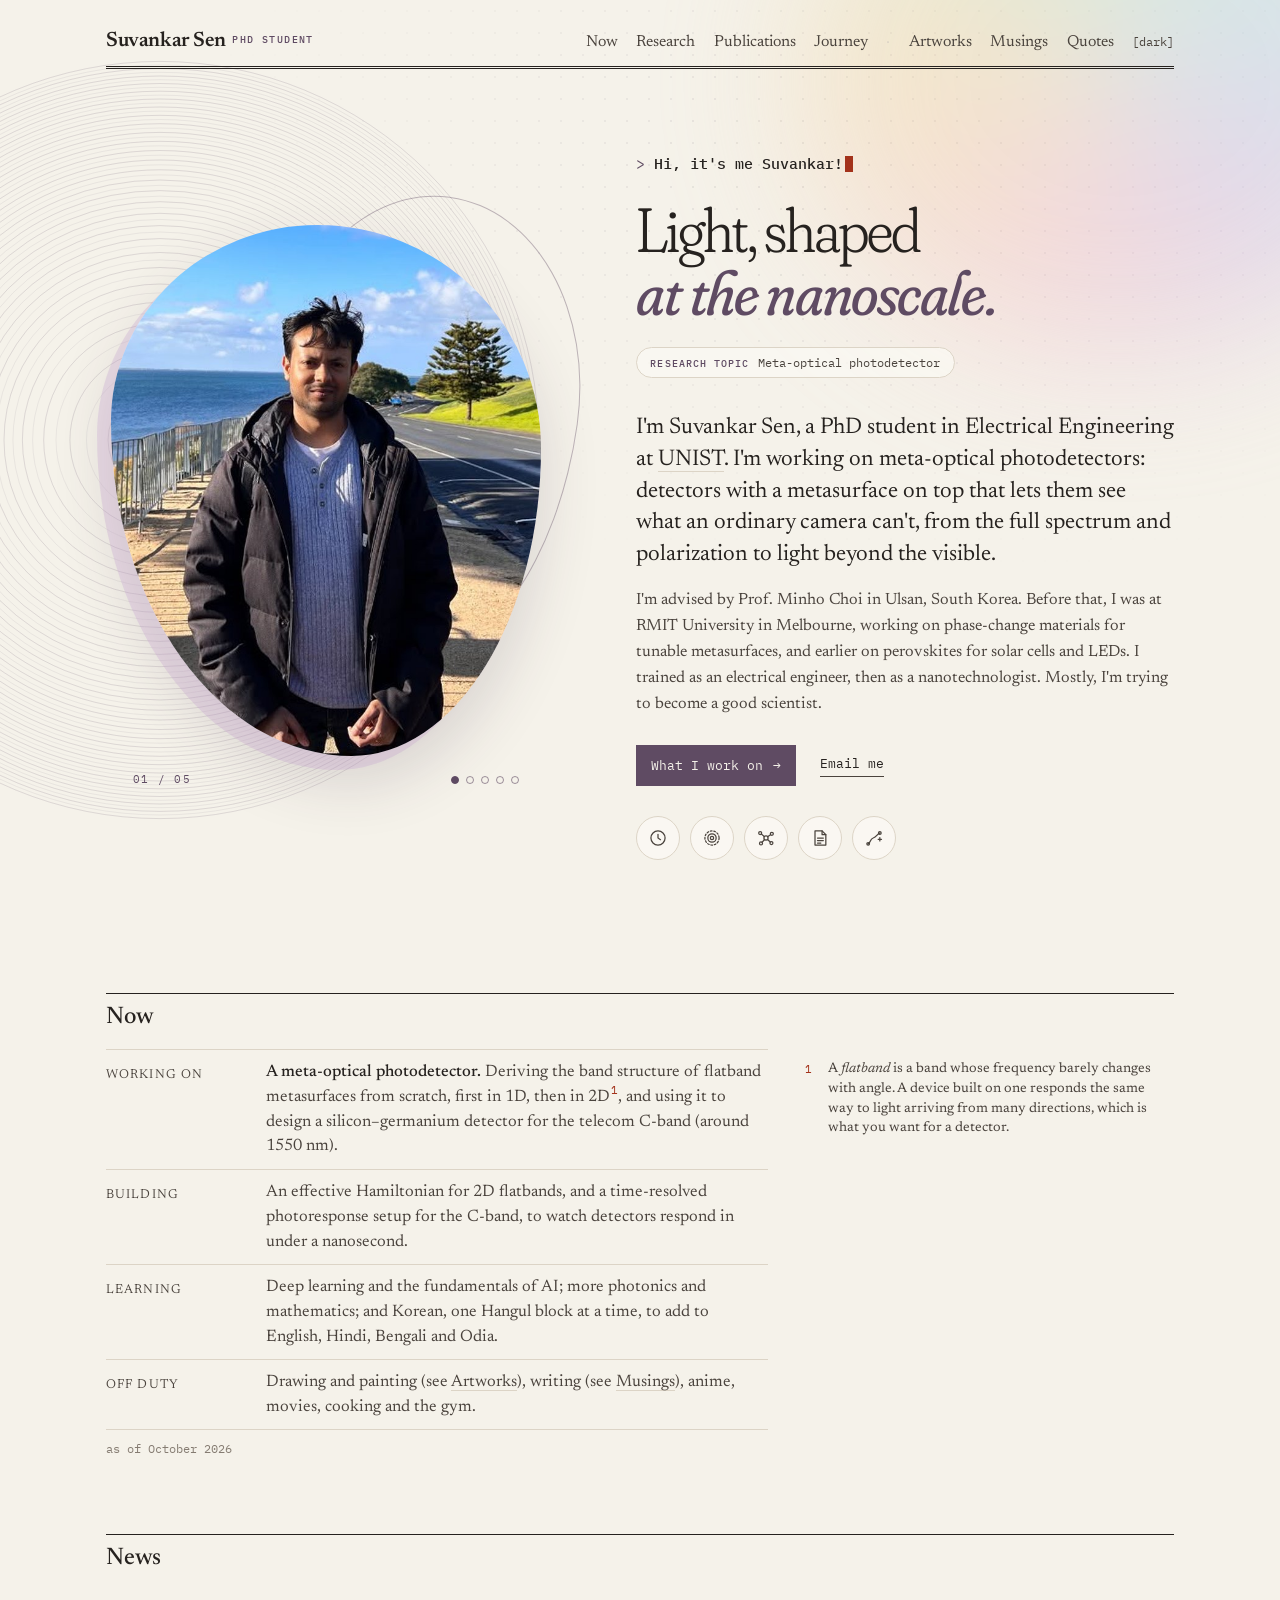
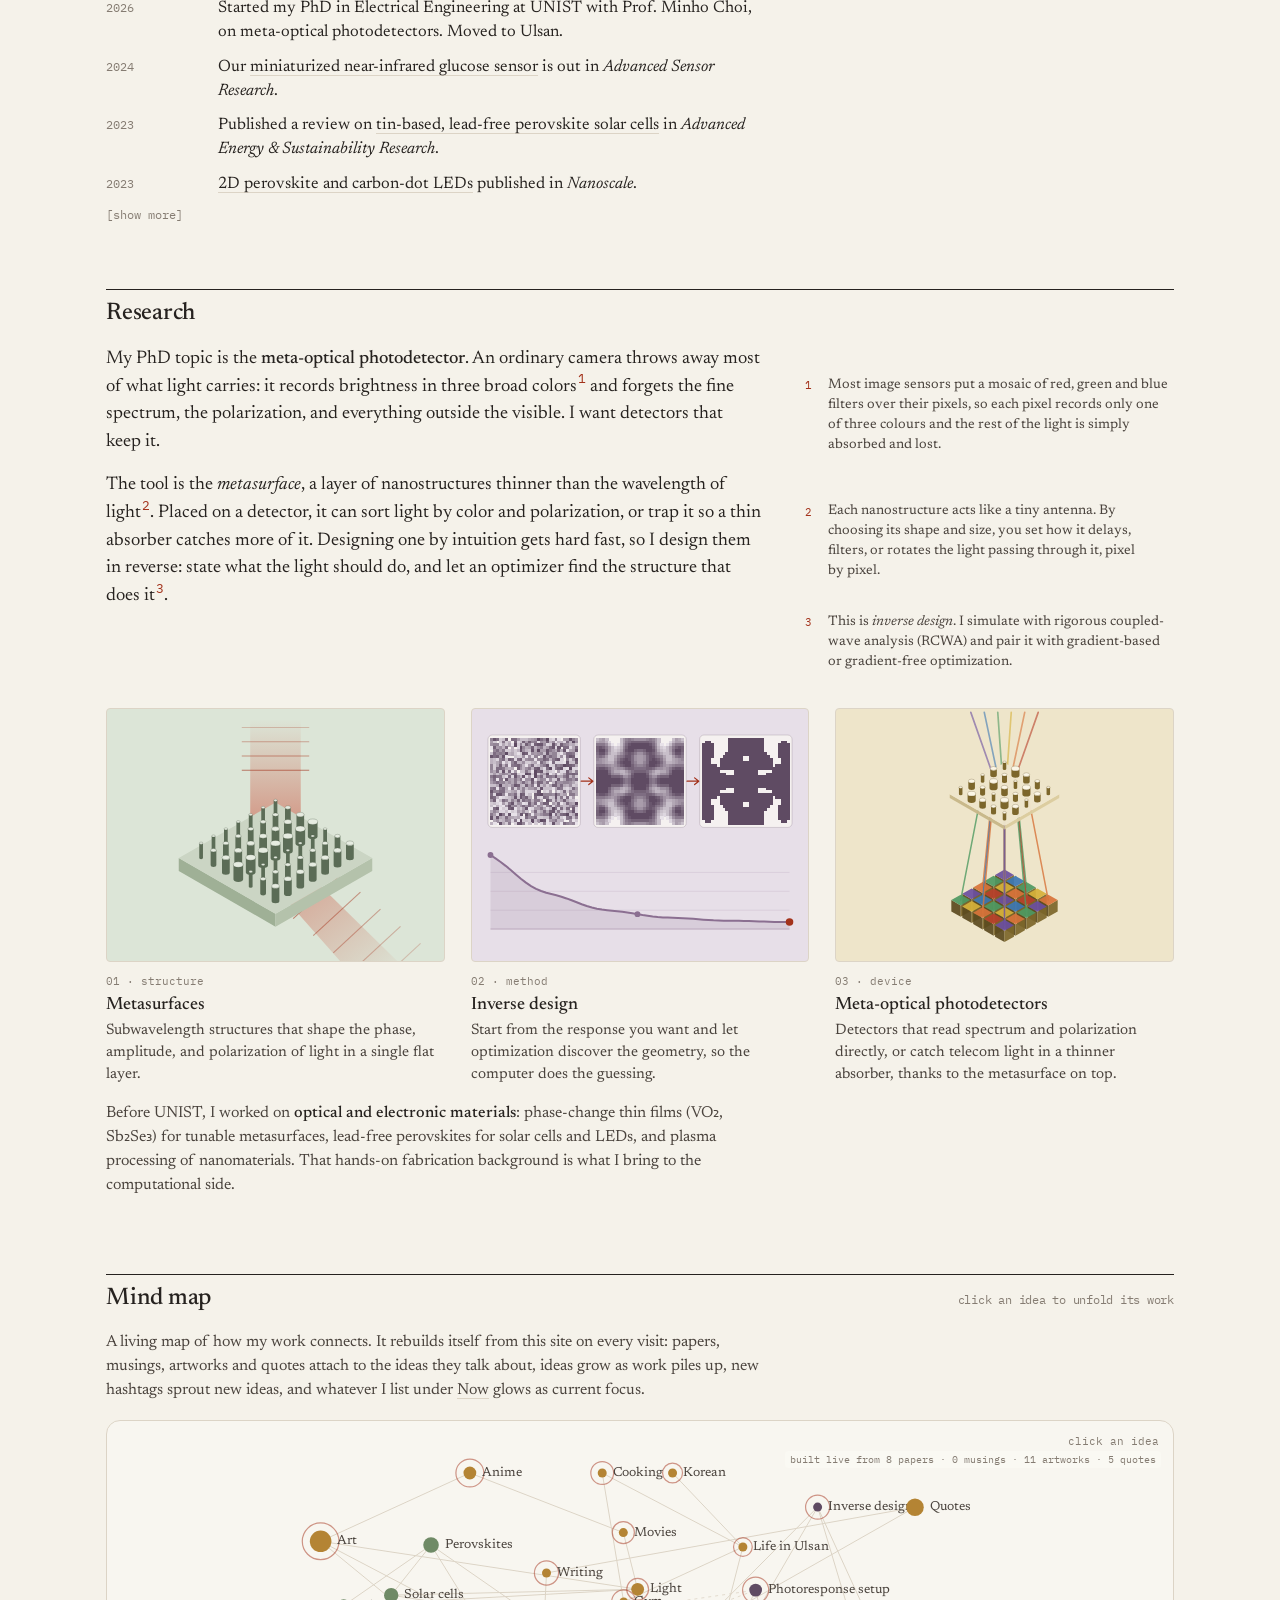
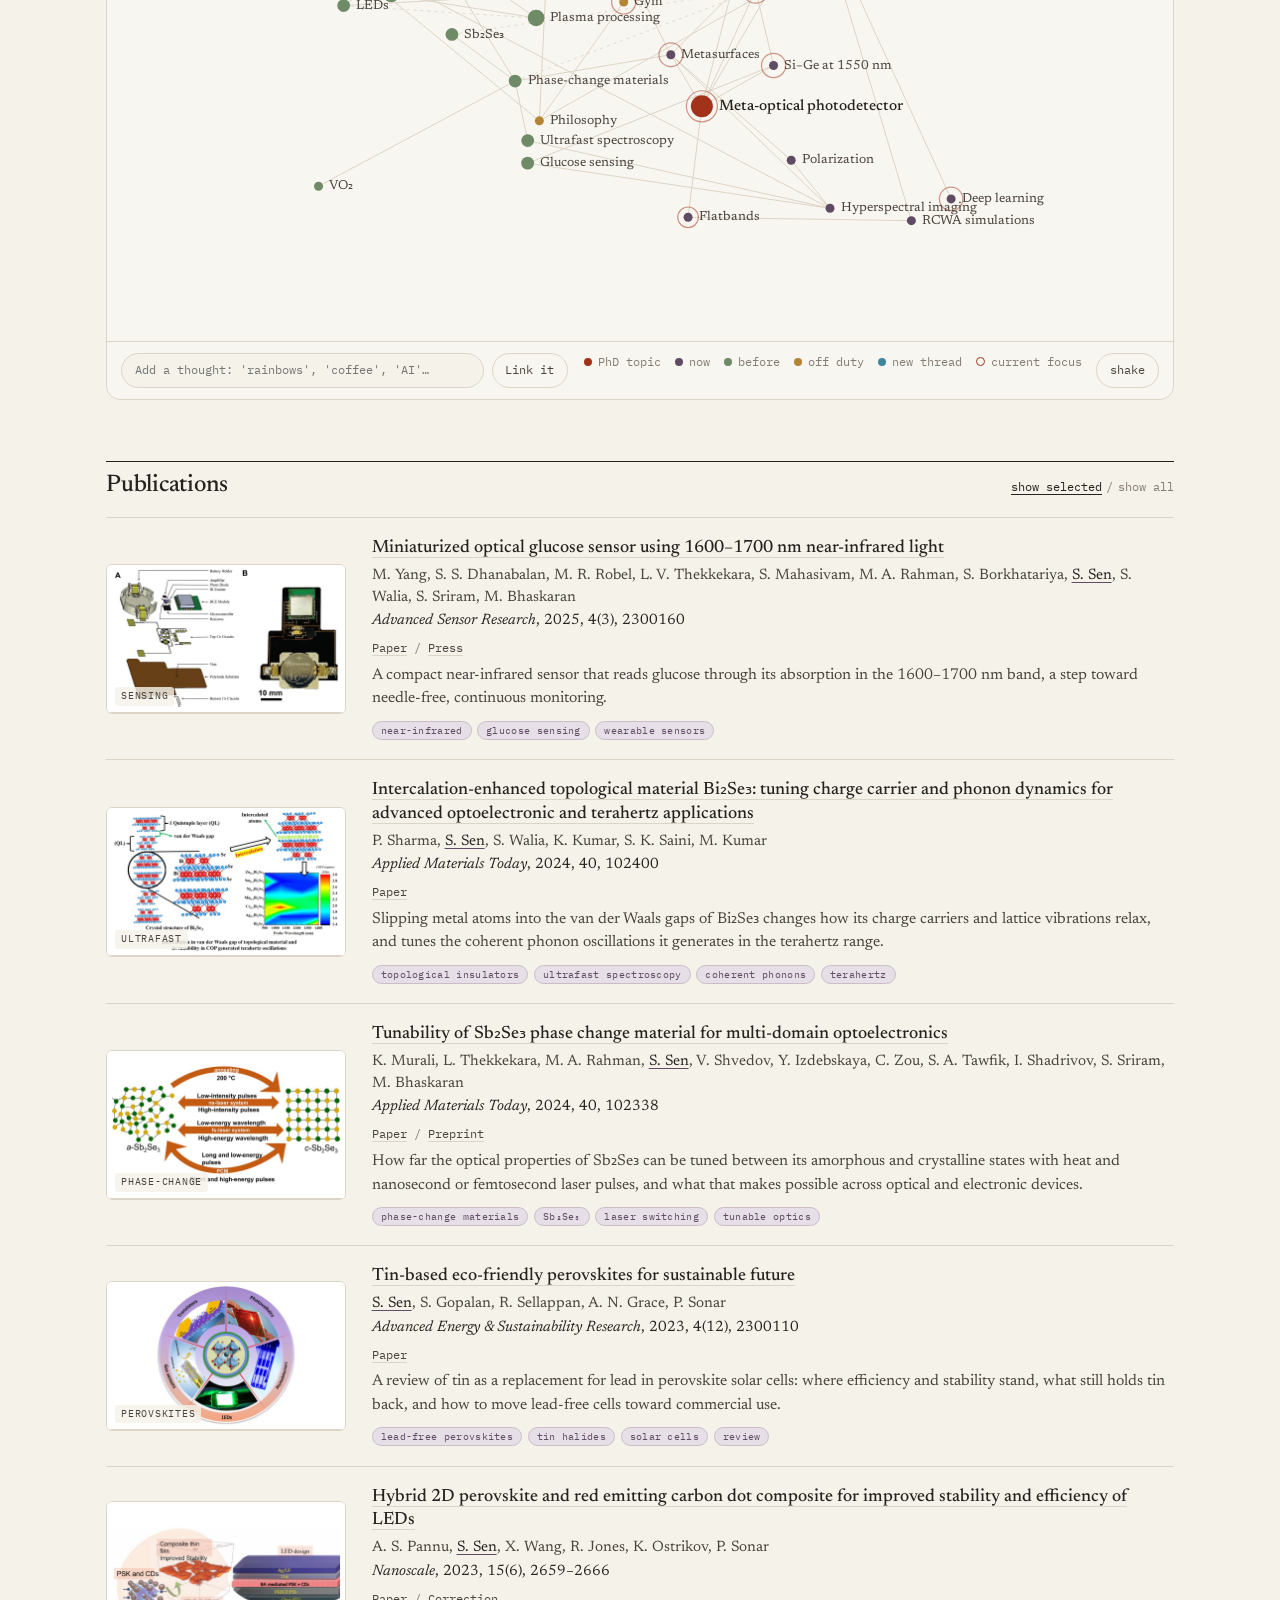
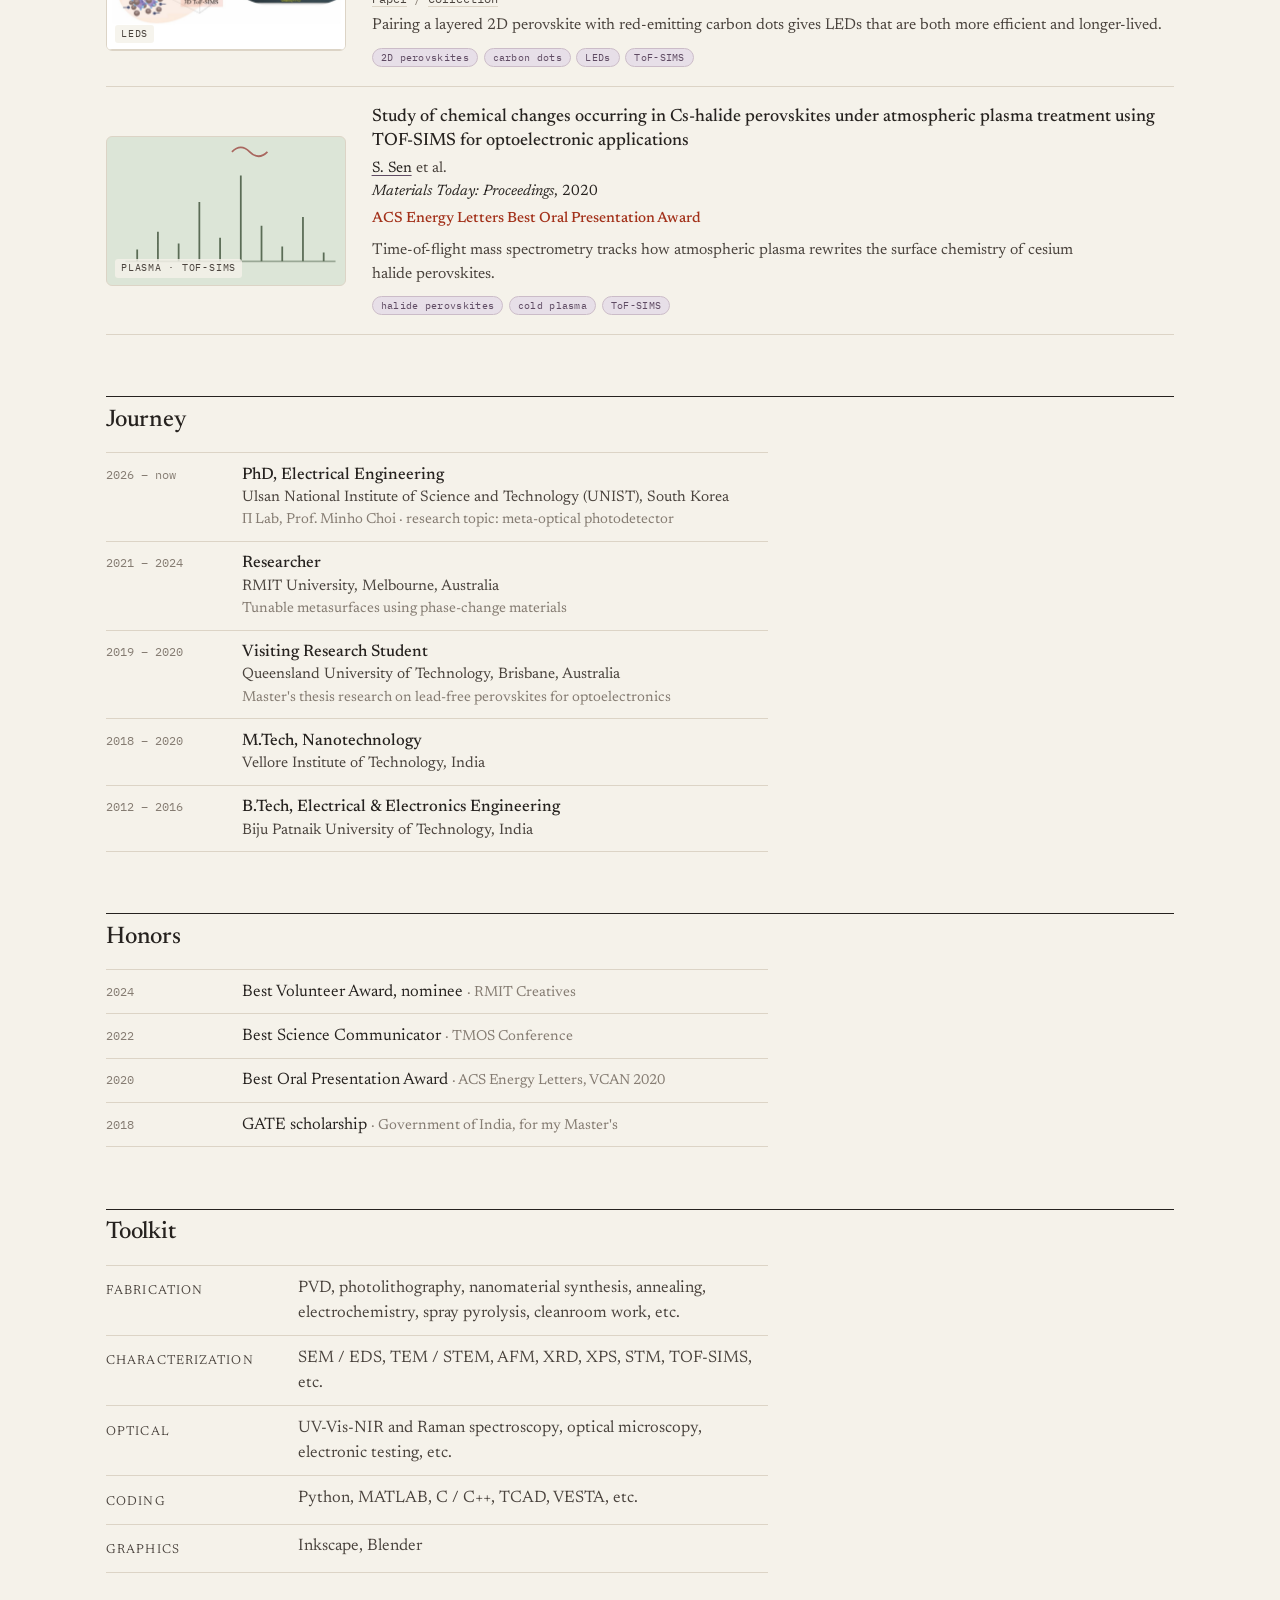
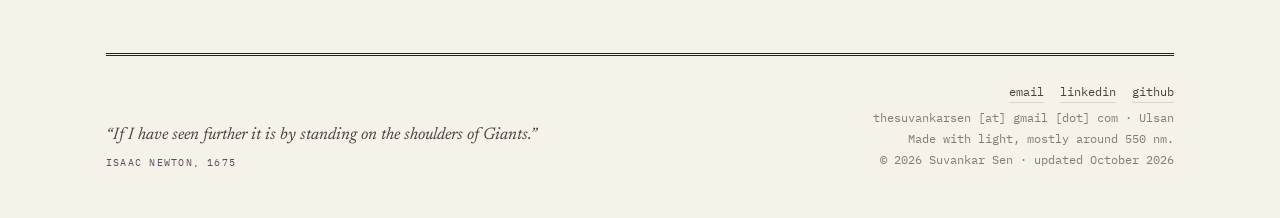
<file: index.html>
<!DOCTYPE html>
<html lang="en">
<head>
<meta charset="UTF-8">
<meta name="viewport" content="width=device-width, initial-scale=1.0">
<title>Suvankar Sen</title>
<meta name="author" content="Suvankar Sen">
<meta name="description" content="Suvankar Sen, PhD student in Electrical Engineering at UNIST. Research topic: meta-optical photodetectors, designed with metasurfaces and inverse design.">
<meta property="og:title" content="Suvankar Sen">
<meta property="og:description" content="PhD student at UNIST. Research topic: meta-optical photodetectors.">
<meta property="og:type" content="website">
<link rel="icon" href="data:image/svg+xml,%3Csvg xmlns='http://www.w3.org/2000/svg' viewBox='0 0 32 32'%3E%3Cellipse cx='16' cy='16' rx='13' ry='15' fill='%235f4b63'/%3E%3Ctext x='16' y='21.5' text-anchor='middle' font-family='Georgia,serif' font-size='16' fill='%23fbf9f4'%3ES%3C/text%3E%3C/svg%3E">
<link rel="preconnect" href="https://fonts.googleapis.com">
<link rel="preconnect" href="https://fonts.gstatic.com" crossorigin>
<link href="https://fonts.googleapis.com/css2?family=Newsreader:ital,opsz,wght@0,6..72,300;0,6..72,400;0,6..72,500;0,6..72,600;1,6..72,400;1,6..72,500&family=IBM+Plex+Mono:ital,wght@0,400;0,500;1,400&family=Fraunces:ital,opsz,wght,SOFT,WONK@0,9..144,300,0..100,0..1;1,9..144,400,0..100,0..1&display=swap" rel="stylesheet">
<link rel="stylesheet" href="style.css">
</head>
<body>
<div class="bgwrap" aria-hidden="true"><span class="bg glow"></span><span class="bg zone"></span></div>
<div class="page">

  <header class="running">
    <a class="brand" href="index.html">Suvankar Sen<span>PhD student</span></a>
    <nav aria-label="Site">
      <a href="#now">Now</a>
      <a href="#research">Research</a>
      <a href="#publications">Publications</a>
      <a href="#journey">Journey</a>
      <span class="sep" aria-hidden="true">·</span>
      <a href="artworks.html">Artworks</a>
      <a href="musings.html">Musings</a>
      <a href="quotes.html">Quotes</a>
      <button id="theme" type="button" aria-label="Toggle dark mode">[dark]</button>
    </nav>
  </header>

  <main>
  <!-- ===== Hero ===== -->
  <section class="hero" aria-label="Introduction" style="padding-top:0">
    <figure class="portrait">
      <span class="backdrop" aria-hidden="true"></span>
      <!-- Each photo carries the phrase(s) typed while it is on screen (data-say).
           Separate several phrases with |. Photos live in images/; each is cropped to
           the frame's shape (width ÷ height = 0.81). -->
      <div class="frame" id="frame">
        <img class="on" src="images/slide-1.jpg" alt="Suvankar on the bay in Melbourne" data-say="Hi, it's me Suvankar!">
        <img src="Profile-Pic.png" alt="Suvankar at night in the city" data-say="PhD student at UNIST">
        <img src="images/slide-2.jpg" alt="Suvankar at Docklands, Melbourne, at golden hour" data-say="A nanotechnologist">
        <img src="images/slide-3.jpg" alt="Suvankar by the Yarra River at night" data-say="By the Yarra">
        <img src="images/slide-4.jpg" alt="Suvankar in white overalls, being a silly artist" data-say="An artist on the side">
      </div>
      <figcaption><span class="count" id="count">01 / 05</span><span class="dots" id="dots" role="tablist" aria-label="Choose photo"></span></figcaption>
    </figure>

    <div class="copy">
      <p class="hello"><span class="prompt">&gt;</span> <span id="typed">Hi, it's me Suvankar!</span><span class="caret" aria-hidden="true"></span></p>
      <h1>Light, shaped <em>at the nanoscale.</em></h1>
      <p class="topic"><b>Research topic</b> Meta-optical photodetector</p>
      <p class="lead">I'm Suvankar Sen, a PhD student in Electrical Engineering at <a href="https://www.unist.ac.kr" target="_blank" rel="noopener">UNIST</a>. I'm working on meta-optical photodetectors: detectors with a metasurface on top that lets them see what an ordinary camera can't, from the full spectrum and polarization to light beyond the visible.</p>
      <p class="bio">I'm advised by Prof. Minho Choi in Ulsan, South Korea. Before that, I was at RMIT University in Melbourne, working on phase-change materials for tunable metasurfaces, and earlier on perovskites for solar cells and LEDs. I trained as an electrical engineer, then as a nanotechnologist. Mostly, I'm trying to become a good scientist.</p>
      <div class="actions">
        <a class="btn" href="#research">What I work on <span aria-hidden="true">→</span></a>
        <a class="ul" href="mailto:thesuvankarsen@gmail.com">Email me</a>
      </div>

      <!-- Icon links: the label slides out on hover (always shown on touch screens) -->
      <nav class="dock" aria-label="Sections">
        <a href="#now" aria-label="Now"><svg viewBox="0 0 24 24" fill="none" stroke="currentColor" stroke-width="1.5" stroke-linecap="round" aria-hidden="true"><circle cx="12" cy="12" r="8.5"/><path d="M12 7.5V12l3 2"/></svg><span>Now</span></a>
        <a href="#research" aria-label="Research"><svg viewBox="0 0 24 24" fill="none" stroke="currentColor" stroke-width="1.5" stroke-linecap="round" aria-hidden="true"><circle cx="12" cy="12" r="2"/><circle cx="12" cy="12" r="5"/><circle cx="12" cy="12" r="8.5" stroke-dasharray="2 2.2"/></svg><span>Research</span></a>
        <a href="#mindmap" aria-label="Mind map"><svg viewBox="0 0 24 24" fill="none" stroke="currentColor" stroke-width="1.5" stroke-linecap="round" aria-hidden="true"><circle cx="12" cy="12" r="2.5"/><circle cx="5" cy="6" r="1.8"/><circle cx="19" cy="7" r="1.8"/><circle cx="6" cy="18.5" r="1.8"/><circle cx="18.5" cy="18" r="1.8"/><path d="M10.2 10.4 6.4 7.2M13.9 10.6l3.5-2.6M10.3 13.8l-3 3.3M13.8 13.9l3.3 2.8"/></svg><span>Mind map</span></a>
        <a href="#publications" aria-label="Publications"><svg viewBox="0 0 24 24" fill="none" stroke="currentColor" stroke-width="1.5" stroke-linecap="round" stroke-linejoin="round" aria-hidden="true"><path d="M6 3.5h8.5L19 8v12.5H6z"/><path d="M14.5 3.5V8H19M9 12h7M9 15h7M9 18h4"/></svg><span>Publications</span></a>
        <a href="#journey" aria-label="Journey"><svg viewBox="0 0 24 24" fill="none" stroke="currentColor" stroke-width="1.5" stroke-linecap="round" stroke-linejoin="round" aria-hidden="true"><path d="M5 19c3-1 2-6 6-7s5-5 8-6"/><circle cx="5" cy="19" r="1.6"/><circle cx="19" cy="6" r="1.6"/><path d="M19 11.5v4M17 13.5h4"/></svg><span>Journey</span></a>
      </nav>
    </div>
  </section>

  <!-- ===== Now ===== -->
  <section id="now" class="reveal">
    <h2>Now</h2>
    <div class="col">
      <dl class="now">
        <div><dt>Working on</dt><dd><b>A meta-optical photodetector.</b> Deriving the band structure of flatband metasurfaces from scratch, first in 1D, then in 2D<label for="sn-flat" class="sn-toggle"></label><input type="checkbox" id="sn-flat" class="sn-check"><span class="sidenote">A <em>flatband</em> is a band whose frequency barely changes with angle. A device built on one responds the same way to light arriving from many directions, which is what you want for a detector.</span>, and using it to design a silicon–germanium detector for the telecom C-band (around 1550&nbsp;nm).</dd></div>
        <div><dt>Building</dt><dd>An effective Hamiltonian for 2D flatbands, and a time-resolved photoresponse setup for the C-band, to watch detectors respond in under a nanosecond.</dd></div>
        <div><dt>Learning</dt><dd>Deep learning and the fundamentals of AI; more photonics and mathematics; and Korean, one Hangul block at a time, to add to English, Hindi, Bengali and Odia.</dd></div>
        <div><dt>Off duty</dt><dd>Drawing and painting (see <a href="artworks.html">Artworks</a>), writing (see <a href="musings.html">Musings</a>), anime, movies, cooking and the gym.</dd></div>
      </dl>
      <p class="asof">as of October 2026</p>
    </div>
  </section>

  <!-- ===== News ===== -->
  <section id="news" class="reveal">
    <h2>News</h2>
    <div class="col">
      <ul class="news" id="newsList">
        <li><span class="d">2026</span><span>Started my PhD in Electrical Engineering at UNIST with Prof. Minho Choi, on meta-optical photodetectors. Moved to Ulsan.</span></li>
        <li><span class="d">2024</span><span>Our <a href="#p-glucose">miniaturized near-infrared glucose sensor</a> is out in <em>Advanced Sensor Research</em>.</span></li>
        <li><span class="d">2023</span><span>Published a review on <a href="#p-tin">tin-based, lead-free perovskite solar cells</a> in <em>Advanced Energy &amp; Sustainability Research</em>.</span></li>
        <li><span class="d">2023</span><span><a href="#p-led">2D perovskite and carbon-dot LEDs</a> published in <em>Nanoscale</em>.</span></li>
        <li class="hidden"><span class="d">2022</span><span>Named Best Science Communicator at the TMOS Conference.</span></li>
        <li class="hidden"><span class="d">2020</span><span>Won the ACS Energy Letters Best Oral Presentation Award at VCAN 2020.</span></li>
      </ul>
      <button class="show-more" id="newsMore" type="button">[show more]</button>
    </div>
  </section>

  <!-- ===== Research ===== -->
  <section id="research" class="reveal">
    <h2>Research</h2>
    <div class="col">
      <p>My PhD topic is the <b style="font-weight:500">meta-optical photodetector</b>. An ordinary camera throws away most of what light carries: it records brightness in three broad colors<label for="sn-rgb" class="sn-toggle"></label><input type="checkbox" id="sn-rgb" class="sn-check"><span class="sidenote">Most image sensors put a mosaic of red, green and blue filters over their pixels, so each pixel records only one of three colours and the rest of the light is simply absorbed and lost.</span> and forgets the fine spectrum, the polarization, and everything outside the visible. I want detectors that keep it.</p>
      <p>The tool is the <em>metasurface</em>, a layer of nanostructures thinner than the wavelength of light<label for="sn-meta" class="sn-toggle"></label><input type="checkbox" id="sn-meta" class="sn-check"><span class="sidenote">Each nanostructure acts like a tiny antenna. By choosing its shape and size, you set how it delays, filters, or rotates the light passing through it, pixel by pixel.</span>. Placed on a detector, it can sort light by color and polarization, or trap it so a thin absorber catches more of it. Designing one by intuition gets hard fast, so I design them in reverse: state what the light should do, and let an optimizer find the structure that does it<label for="sn-inv" class="sn-toggle"></label><input type="checkbox" id="sn-inv" class="sn-check"><span class="sidenote">This is <em>inverse design</em>. I simulate with rigorous coupled-wave analysis (RCWA) and pair it with gradient-based or gradient-free optimization.</span>.</p>
    </div>
    <div class="grid">
      <div>
        <div class="thumb" style="background:var(--t-sage)">
          <img src="images/research/metasurface.svg" alt="A field of nanopillars of varying size bending a beam of light" width="400" height="300" loading="lazy">
        </div>
        <div class="cap"><span class="m">01 · structure</span><div class="t">Metasurfaces</div><span class="s">Subwavelength structures that shape the phase, amplitude, and polarization of light in a single flat layer.</span></div>
      </div>
      <div>
        <div class="thumb" style="background:var(--t-plum)">
          <img src="images/research/inverse-design.svg" alt="A random pattern optimized into a freeform structure as the error falls" width="400" height="300" loading="lazy">
        </div>
        <div class="cap"><span class="m">02 · method</span><div class="t">Inverse design</div><span class="s">Start from the response you want and let optimization discover the geometry, so the computer does the guessing.</span></div>
      </div>
      <div>
        <div class="thumb" style="background:var(--t-sand)">
          <img src="images/research/detector.svg" alt="A metasurface sorting incoming light by colour onto a pixel array below" width="400" height="300" loading="lazy">
        </div>
        <div class="cap"><span class="m">03 · device</span><div class="t">Meta-optical photodetectors</div><span class="s">Detectors that read spectrum and polarization directly, or catch telecom light in a thinner absorber, thanks to the metasurface on top.</span></div>
      </div>
    </div>
    <p class="col muted" style="font-size:1rem; margin-top:1rem">Before UNIST, I worked on <b style="font-weight:500;color:var(--ink)">optical and electronic materials</b>: phase-change thin films (VO₂, Sb₂Se₃) for tunable metasurfaces, lead-free perovskites for solar cells and LEDs, and plasma processing of nanomaterials. That hands-on fabrication background is what I bring to the computational side.</p>
  </section>

  <!-- ===== Mind map ===== -->
  <section id="mindmap" class="reveal">
    <h2>Mind map <span class="more">click an idea to unfold its work</span></h2>
    <p class="col muted mm-intro">A living map of how my work connects. It rebuilds itself from this site on every visit: papers, musings, artworks and quotes attach to the ideas they talk about, ideas grow as work piles up, new hashtags sprout new ideas, and whatever I list under <a href="#now">Now</a> glows as current focus.</p>
    <div class="mm">
      <canvas id="mm" aria-label="Interactive map of how my research and interests connect. Drag nodes, click one for a note, or add your own word below."></canvas>
      <div class="card-note" id="mmCard" role="status" aria-live="polite"></div>
      <span class="mm-hint" id="mmHint">click an idea</span>
      <span class="mm-status" id="mmStatus"></span>
      <div class="mm-bar">
        <form id="mmForm">
          <input id="mmInput" type="text" maxlength="28" placeholder="Add a thought: 'rainbows', 'coffee', 'AI'…" aria-label="Add a word to the map" autocomplete="off">
          <button type="submit">Link it</button>
        </form>
        <div class="mm-legend">
          <span><i style="background:var(--rub)"></i>PhD topic</span>
          <span><i style="background:var(--plum)"></i>now</span>
          <span><i style="background:#6f8a66"></i>before</span>
          <span><i style="background:#b48434"></i>off duty</span>
          <span><i style="background:#3f86a0"></i>new thread</span>
          <span><i class="ring"></i>current focus</span>
          <button type="button" id="mmShake">shake</button>
        </div>
      </div>
    </div>
  </section>

  <!-- ===== Publications ===== -->
  <section id="publications" class="reveal">
    <h2>Publications <span class="more toggle" role="group" aria-label="Filter publications"><button type="button" data-f="sel" aria-pressed="true">show selected</button> / <button type="button" data-f="all" aria-pressed="false">show all</button></span></h2>
    <!-- Newest first. Each figure is cropped to 16:10 (960 × 600) and lives in images/pubs/.
         To add a video later, replace the <img> with
         <video src="media/my-clip.mp4" muted loop playsinline preload="none"></video>
         It plays on hover (desktop) or when scrolled into view (phone). -->
    <ol class="pubs" id="pubs">

      <li class="pub" id="p-glucose" data-sel="1">
        <div class="media">
          <a href="https://doi.org/10.1002/adsr.202300160" target="_blank" rel="noopener" tabindex="-1"><img src="images/pubs/glucose.jpg" alt="Exploded view and photo of the miniaturized near-infrared glucose sensor" width="960" height="600" loading="lazy"></a>
          <span class="tag">sensing</span>
        </div>
        <div>
          <div class="t"><a href="https://doi.org/10.1002/adsr.202300160" target="_blank" rel="noopener">Miniaturized optical glucose sensor using 1600–1700 nm near-infrared light</a></div>
          <div class="au">M. Yang, S. S. Dhanabalan, M. R. Robel, L. V. Thekkekara, S. Mahasivam, M. A. Rahman, S. Borkhatariya, <u>S. Sen</u>, S. Walia, S. Sriram, M. Bhaskaran</div>
          <div class="v"><em>Advanced Sensor Research</em>, 2025, 4(3), 2300160</div>
          <div class="lk"><a href="https://doi.org/10.1002/adsr.202300160" target="_blank" rel="noopener">Paper</a> / <a href="https://tmos.org.au/research/continuous-non-invasive-glucose-sensing-on-the-horizon-with-the-development-of-a-new-optical-sensor/" target="_blank" rel="noopener">Press</a></div>
          <p class="desc">A compact near-infrared sensor that reads glucose through its absorption in the 1600–1700&nbsp;nm band, a step toward needle-free, continuous monitoring.</p>
          <ul class="kw" aria-label="Keywords"><li>near-infrared</li><li>glucose sensing</li><li>wearable sensors</li></ul>
        </div>
      </li>

      <li class="pub" id="p-bise" data-sel="1">
        <div class="media">
          <a href="https://doi.org/10.1016/j.apmt.2024.102400" target="_blank" rel="noopener" tabindex="-1"><img src="images/pubs/bise.jpg" alt="Intercalation of atoms into the van der Waals gap of Bi₂Se₃ and the resulting coherent phonon frequencies" width="960" height="600" loading="lazy"></a>
          <span class="tag">ultrafast</span>
        </div>
        <div>
          <div class="t"><a href="https://doi.org/10.1016/j.apmt.2024.102400" target="_blank" rel="noopener">Intercalation-enhanced topological material Bi₂Se₃: tuning charge carrier and phonon dynamics for advanced optoelectronic and terahertz applications</a></div>
          <div class="au">P. Sharma, <u>S. Sen</u>, S. Walia, K. Kumar, S. K. Saini, M. Kumar</div>
          <div class="v"><em>Applied Materials Today</em>, 2024, 40, 102400</div>
          <div class="lk"><a href="https://doi.org/10.1016/j.apmt.2024.102400" target="_blank" rel="noopener">Paper</a></div>
          <p class="desc">Slipping metal atoms into the van der Waals gaps of Bi₂Se₃ changes how its charge carriers and lattice vibrations relax, and tunes the coherent phonon oscillations it generates in the terahertz range.</p>
          <ul class="kw" aria-label="Keywords"><li>topological insulators</li><li>ultrafast spectroscopy</li><li>coherent phonons</li><li>terahertz</li></ul>
        </div>
      </li>

      <li class="pub" id="p-sbse" data-sel="1">
        <div class="media">
          <a href="https://doi.org/10.1016/j.apmt.2024.102338" target="_blank" rel="noopener" tabindex="-1"><img src="images/pubs/sbse.jpg" alt="Switching Sb₂Se₃ between amorphous and crystalline states with heat and laser pulses" width="960" height="600" loading="lazy"></a>
          <span class="tag">phase-change</span>
        </div>
        <div>
          <div class="t"><a href="https://doi.org/10.1016/j.apmt.2024.102338" target="_blank" rel="noopener">Tunability of Sb₂Se₃ phase change material for multi-domain optoelectronics</a></div>
          <div class="au">K. Murali, L. Thekkekara, M. A. Rahman, <u>S. Sen</u>, V. Shvedov, Y. Izdebskaya, C. Zou, S. A. Tawfik, I. Shadrivov, S. Sriram, M. Bhaskaran</div>
          <div class="v"><em>Applied Materials Today</em>, 2024, 40, 102338</div>
          <div class="lk"><a href="https://doi.org/10.1016/j.apmt.2024.102338" target="_blank" rel="noopener">Paper</a> / <a href="https://doi.org/10.2139/ssrn.4808077" target="_blank" rel="noopener">Preprint</a></div>
          <p class="desc">How far the optical properties of Sb₂Se₃ can be tuned between its amorphous and crystalline states with heat and nanosecond or femtosecond laser pulses, and what that makes possible across optical and electronic devices.</p>
          <ul class="kw" aria-label="Keywords"><li>phase-change materials</li><li>Sb₂Se₃</li><li>laser switching</li><li>tunable optics</li></ul>
        </div>
      </li>

      <li class="pub" id="p-tin" data-sel="1">
        <div class="media">
          <a href="https://doi.org/10.1002/aesr.202300110" target="_blank" rel="noopener" tabindex="-1"><img src="images/pubs/tin.jpg" alt="Applications of tin perovskites: photovoltaics, photodetectors, LEDs, gas sensors and transistors" width="960" height="600" loading="lazy"></a>
          <span class="tag">perovskites</span>
        </div>
        <div>
          <div class="t"><a href="https://doi.org/10.1002/aesr.202300110" target="_blank" rel="noopener">Tin-based eco-friendly perovskites for sustainable future</a></div>
          <div class="au"><u>S. Sen</u>, S. Gopalan, R. Sellappan, A. N. Grace, P. Sonar</div>
          <div class="v"><em>Advanced Energy &amp; Sustainability Research</em>, 2023, 4(12), 2300110</div>
          <div class="lk"><a href="https://doi.org/10.1002/aesr.202300110" target="_blank" rel="noopener">Paper</a></div>
          <p class="desc">A review of tin as a replacement for lead in perovskite solar cells: where efficiency and stability stand, what still holds tin back, and how to move lead-free cells toward commercial use.</p>
          <ul class="kw" aria-label="Keywords"><li>lead-free perovskites</li><li>tin halides</li><li>solar cells</li><li>review</li></ul>
        </div>
      </li>

      <li class="pub" id="p-led" data-sel="1">
        <div class="media">
          <a href="https://doi.org/10.1039/d2nr06942c" target="_blank" rel="noopener" tabindex="-1"><img src="images/pubs/led.jpg" alt="Perovskite and carbon dot composite film, its ToF-SIMS map, and the LED stack" width="960" height="600" loading="lazy"></a>
          <span class="tag">LEDs</span>
        </div>
        <div>
          <div class="t"><a href="https://doi.org/10.1039/d2nr06942c" target="_blank" rel="noopener">Hybrid 2D perovskite and red emitting carbon dot composite for improved stability and efficiency of LEDs</a></div>
          <div class="au">A. S. Pannu, <u>S. Sen</u>, X. Wang, R. Jones, K. Ostrikov, P. Sonar</div>
          <div class="v"><em>Nanoscale</em>, 2023, 15(6), 2659–2666</div>
          <div class="lk"><a href="https://doi.org/10.1039/d2nr06942c" target="_blank" rel="noopener">Paper</a> / <a href="https://doi.org/10.1039/d4nr90152e" target="_blank" rel="noopener">Correction</a></div>
          <p class="desc">Pairing a layered 2D perovskite with red-emitting carbon dots gives LEDs that are both more efficient and longer-lived.</p>
          <ul class="kw" aria-label="Keywords"><li>2D perovskites</li><li>carbon dots</li><li>LEDs</li><li>ToF-SIMS</li></ul>
        </div>
      </li>

      <li class="pub" id="p-cqd" data-sel="0">
        <div class="media">
          <a href="https://doi.org/10.1002/admt.202100586" target="_blank" rel="noopener" tabindex="-1"><img src="images/pubs/cqd.jpg" alt="Air plasma turns a precursor into carbon dots that glow blue at low concentration and green at high concentration" width="960" height="600" loading="lazy"></a>
          <span class="tag">quantum dots</span>
        </div>
        <div>
          <div class="t"><a href="https://doi.org/10.1002/admt.202100586" target="_blank" rel="noopener">Monochromatic blue and switchable blue-green carbon quantum dots by room-temperature air plasma processing</a></div>
          <div class="au">J. Weerasinghe, J. Scott, A. D. K. Deshan, D. Chen, A. Singh, <u>S. Sen</u>, P. Sonar, K. Vasilev, Q. Li, K. Ostrikov</div>
          <div class="v"><em>Advanced Materials Technologies</em>, 2022, 7(4), 2100586</div>
          <div class="lk"><a href="https://doi.org/10.1002/admt.202100586" target="_blank" rel="noopener">Paper</a></div>
          <p class="desc">Carbon quantum dots made with nothing but air plasma at room temperature, with emission that can be held blue or switched to green.</p>
          <ul class="kw" aria-label="Keywords"><li>carbon quantum dots</li><li>cold plasma</li><li>photoluminescence</li></ul>
        </div>
      </li>

      <li class="pub" id="p-dssc" data-sel="0">
        <div class="media">
          <a href="https://doi.org/10.1016/j.solener.2020.12.044" target="_blank" rel="noopener" tabindex="-1"><img src="images/pubs/dssc.jpg" alt="Plasma treatment of the photoanode and the improved current–voltage curves" width="960" height="600" loading="lazy"></a>
          <span class="tag">solar cells</span>
        </div>
        <div>
          <div class="t"><a href="https://doi.org/10.1016/j.solener.2020.12.044" target="_blank" rel="noopener">Efficiency enhancement of low-cost metal free dye sensitized solar cells via non-thermal atmospheric pressure plasma surface treatment</a></div>
          <div class="au">J. Weerasinghe, <u>S. Sen</u>, J. M. K. W. Kumari, M. A. K. L. Dissanayake, G. K. R. Senadeera, C. A. Thotawatthage, M. Ekanayake, R. Zhou, P. J. Cullen, P. Sonar, K. Vasilev, K. Ostrikov</div>
          <div class="v"><em>Solar Energy</em>, 2021, 215, 367–374</div>
          <div class="lk"><a href="https://doi.org/10.1016/j.solener.2020.12.044" target="_blank" rel="noopener">Paper</a> / <a href="https://research-repository.griffith.edu.au/items/62bdb73c-376a-4399-a949-786fedabef30" target="_blank" rel="noopener">Repository</a></div>
          <p class="desc">A short, cold plasma treatment of the photoanode raises the efficiency of cheap, metal-free dye-sensitized solar cells.</p>
          <ul class="kw" aria-label="Keywords"><li>dye-sensitized solar cells</li><li>cold plasma</li><li>surface treatment</li></ul>
        </div>
      </li>

      <li class="pub" id="p-tofsims" data-sel="1">
        <div class="media" style="background:var(--t-sage)">
          <svg viewBox="0 0 160 100" aria-hidden="true"><g stroke="#5b6c56" stroke-width="1.2" fill="none">
            <path d="M20 84 v-8 M34 84 v-20 M48 84 v-12 M62 84 v-40 M76 84 v-16 M90 84 v-58 M104 84 v-24 M118 84 v-10 M132 84 v-30 M146 84 v-6"/>
            <path d="M12 84 h142" stroke-opacity=".5"/></g>
            <path d="M84 10 q 6 -6 12 0 t 12 0" stroke="#a9675f" stroke-width="1.2" fill="none"/></svg>
          <span class="tag">plasma · TOF-SIMS</span>
        </div>
        <div>
          <div class="t">Study of chemical changes occurring in Cs-halide perovskites under atmospheric plasma treatment using TOF-SIMS for optoelectronic applications</div>
          <div class="au"><u>S. Sen</u> et al.</div>
          <div class="v"><em>Materials Today: Proceedings</em>, 2020</div>
          <span class="award">ACS Energy Letters Best Oral Presentation Award</span>
          <p class="desc">Time-of-flight mass spectrometry tracks how atmospheric plasma rewrites the surface chemistry of cesium halide perovskites.</p>
          <ul class="kw" aria-label="Keywords"><li>halide perovskites</li><li>cold plasma</li><li>ToF-SIMS</li></ul>
        </div>
      </li>
    </ol>
  </section>

  <!-- ===== Journey ===== -->
  <section id="journey" class="reveal">
    <h2>Journey</h2>
    <div class="col">
      <ul class="plain">
        <li><span class="d">2026 – now</span><span><b style="font-weight:500">PhD, Electrical Engineering</b><span class="w">Ulsan National Institute of Science and Technology (UNIST), South Korea</span><span class="n">Π Lab, Prof. Minho Choi · research topic: meta-optical photodetector</span></span></li>
        <li><span class="d">2021 – 2024</span><span><b style="font-weight:500">Researcher</b><span class="w">RMIT University, Melbourne, Australia</span><span class="n">Tunable metasurfaces using phase-change materials</span></span></li>
        <li><span class="d">2019 – 2020</span><span><b style="font-weight:500">Visiting Research Student</b><span class="w">Queensland University of Technology, Brisbane, Australia</span><span class="n">Master's thesis research on lead-free perovskites for optoelectronics</span></span></li>
        <li><span class="d">2018 – 2020</span><span><b style="font-weight:500">M.Tech, Nanotechnology</b><span class="w">Vellore Institute of Technology, India</span></span></li>
        <li><span class="d">2012 – 2016</span><span><b style="font-weight:500">B.Tech, Electrical &amp; Electronics Engineering</b><span class="w">Biju Patnaik University of Technology, India</span></span></li>
      </ul>
    </div>
  </section>

  <!-- ===== Honors ===== -->
  <section id="honors" class="reveal">
    <h2>Honors</h2>
    <div class="col">
      <ul class="plain">
        <li><span class="d">2024</span><span>Best Volunteer Award, nominee <span class="n in">· RMIT Creatives</span></span></li>
        <li><span class="d">2022</span><span>Best Science Communicator <span class="n in">· TMOS Conference</span></span></li>
        <li><span class="d">2020</span><span>Best Oral Presentation Award <span class="n in">· ACS Energy Letters, VCAN 2020</span></span></li>
        <li><span class="d">2018</span><span>GATE scholarship <span class="n in">· Government of India, for my Master's</span></span></li>
      </ul>
    </div>
  </section>

  <!-- ===== Toolkit ===== -->
  <section id="toolkit" class="reveal">
    <h2>Toolkit</h2>
    <div class="col">
      <dl class="threads">
        <div><dt>Fabrication</dt><dd>PVD, photolithography, nanomaterial synthesis, annealing, electrochemistry, spray pyrolysis, cleanroom work, etc.</dd></div>
        <div><dt>Characterization</dt><dd>SEM / EDS, TEM / STEM, AFM, XRD, XPS, STM, TOF-SIMS, etc.</dd></div>
        <div><dt>Optical</dt><dd>UV-Vis-NIR and Raman spectroscopy, optical microscopy, electronic testing, etc.</dd></div>
        <div><dt>Coding</dt><dd>Python, MATLAB, C / C++, TCAD, VESTA, etc.</dd></div>
        <div><dt>Graphics</dt><dd>Inkscape, Blender</dd></div>
      </dl>
    </div>
  </section>
  </main>

  <footer>
    <blockquote>“If I have seen further it is by standing on the shoulders of Giants.”<cite>Isaac Newton, 1675</cite></blockquote>
    <div class="fine">
      <div class="social">
        <a href="mailto:thesuvankarsen@gmail.com">email</a>
        <a href="https://www.linkedin.com/in/SuvankarSen" target="_blank" rel="noopener">linkedin</a>
        <a href="https://github.com/suvsen" target="_blank" rel="noopener">github</a>
        <!-- Uncomment and fill in when ready:
        <a href="https://scholar.google.com/citations?user=YOUR_ID" target="_blank" rel="noopener">scholar</a>
        <a href="https://orcid.org/YOUR-ORCID" target="_blank" rel="noopener">orcid</a>
        <a href="CV.pdf" target="_blank" rel="noopener">cv</a>
        -->
      </div>
      thesuvankarsen [at] gmail [dot] com · Ulsan<br>
      Made with light, mostly around 550&nbsp;nm.<br>
      © <span id="yr">2026</span> Suvankar Sen · updated October 2026
    </div>
  </footer>
</div>

<script src="site.js"></script>
<script src="mindmap.js"></script>
<script>
(() => {
  const reduce = matchMedia("(prefers-reduced-motion: reduce)").matches;

  /* ---- Portrait + typewriter, in sync ----
     Each photo types its own phrase(s); the photo changes only after its last
     phrase is erased, so text and picture always belong together. */
  const imgs = [...document.querySelectorAll("#frame img")];
  const slides = imgs.map(img => ({ img, say: (img.dataset.say || "").split("|").map(s => s.trim()).filter(Boolean) }));
  const typed = document.getElementById("typed");
  const count = document.getElementById("count");
  const dotsEl = document.getElementById("dots");
  const pad = n => String(n).padStart(2, "0");
  let cur = 0, timer = null, token = 0;

  let dots = [];
  const buildDots = () => {
    dotsEl.innerHTML = "";
    dots = slides.map((s, n) => {
      const b = document.createElement("button");
      b.type = "button"; b.setAttribute("role", "tab"); b.setAttribute("aria-label", "Photo " + (n + 1));
      b.addEventListener("click", () => { show(n); play(n); });
      dotsEl.appendChild(b); return b;
    });
  };
  buildDots();
  // A photo that fails to load is dropped from the rotation (with its phrase).
  const drop = s => {
    const i = slides.indexOf(s); if (i < 1) return;
    const showing = i === cur;
    slides.splice(i, 1); imgs.splice(i, 1); s.img.remove();
    if (cur > i) cur--;
    if (showing) cur = 0;
    buildDots(); imgs.forEach(im => im.classList.remove("on")); imgs[cur].classList.add("on"); dots[cur].classList.add("on");
    count.textContent = pad(cur + 1) + " / " + pad(slides.length);
    if (showing) play(cur);
  };
  slides.slice(1).forEach(s => {
    if (s.img.complete && !s.img.naturalWidth) drop(s);
    else s.img.addEventListener("error", () => drop(s));
  });

  function show(n) {
    imgs[cur].classList.remove("on"); dots[cur].classList.remove("on"); dots[cur].setAttribute("aria-selected", "false");
    cur = (n + slides.length) % slides.length;
    imgs[cur].classList.add("on"); dots[cur].classList.add("on"); dots[cur].setAttribute("aria-selected", "true");
    count.textContent = pad(cur + 1) + " / " + pad(slides.length);
  }
  show(0);

  const wait = (ms, t) => new Promise(r => { timer = setTimeout(() => r(t === token), ms); });

  async function play(start) {
    const t = ++token; clearTimeout(timer);
    let n = start;
    if (reduce) { typed.textContent = slides[n].say[0] || ""; return; }
    while (t === token) {
      if (n !== cur) show(n);
      const phrases = slides[n].say.length ? slides[n].say : [""];
      for (const p of phrases) {
        for (let i = 1; i <= p.length; i++) { typed.textContent = p.slice(0, i); if (!await wait(70 + Math.random() * 50, t)) return; }
        if (!await wait(p ? 2300 : 3500, t)) return;
        for (let i = p.length - 1; i >= 0; i--) { typed.textContent = p.slice(0, i); if (!await wait(30, t)) return; }
        if (!await wait(320, t)) return;
      }
      n = (n + 1) % slides.length;
    }
  }
  typed.textContent = "";
  play(0);
  // If the first photo fails to load, fall back to the headshot.
  imgs[0].addEventListener("error", function f() { this.removeEventListener("error", f); this.src = "Profile-Pic.png"; });
  document.addEventListener("visibilitychange", () => { if (document.hidden) { token++; clearTimeout(timer); } else play(cur); });

  /* ---- News: show more ---- */
  const more = document.getElementById("newsMore");
  more.addEventListener("click", () => {
    const hidden = document.querySelectorAll("#newsList li.hidden");
    if (hidden.length) { hidden.forEach(li => li.classList.replace("hidden", "was-hidden")); more.textContent = "[show less]"; }
    else { document.querySelectorAll("#newsList li.was-hidden").forEach(li => li.classList.replace("was-hidden", "hidden")); more.textContent = "[show more]"; }
  });

  /* ---- Publications: selected / all ---- */
  const pubs = [...document.querySelectorAll("#pubs .pub")];
  const btns = document.querySelectorAll(".toggle button");
  const filter = f => {
    pubs.forEach(p => p.classList.toggle("hidden", f === "sel" && p.dataset.sel !== "1"));
    btns.forEach(b => b.setAttribute("aria-pressed", String(b.dataset.f === f)));
  };
  btns.forEach(b => b.addEventListener("click", () => filter(b.dataset.f)));
  filter("sel");
  document.querySelectorAll('a[href^="#p-"]').forEach(a => a.addEventListener("click", () => {
    const t = document.querySelector(a.getAttribute("href")); if (t && t.classList.contains("hidden")) filter("all");
  }));

  /* ---- Project videos: play on hover / when visible ---- */
  document.querySelectorAll(".media video").forEach(v => {
    v.muted = true; v.playsInline = true;
    const m = v.closest(".pub");
    m.addEventListener("mouseenter", () => v.play().catch(() => {}));
    m.addEventListener("mouseleave", () => v.pause());
    if ("IntersectionObserver" in window && matchMedia("(hover: none)").matches) {
      new IntersectionObserver(es => es.forEach(e => e.isIntersecting ? v.play().catch(() => {}) : v.pause()), { threshold: .6 }).observe(v);
    }
  });
})();
</script>
</body>
</html>
</file>
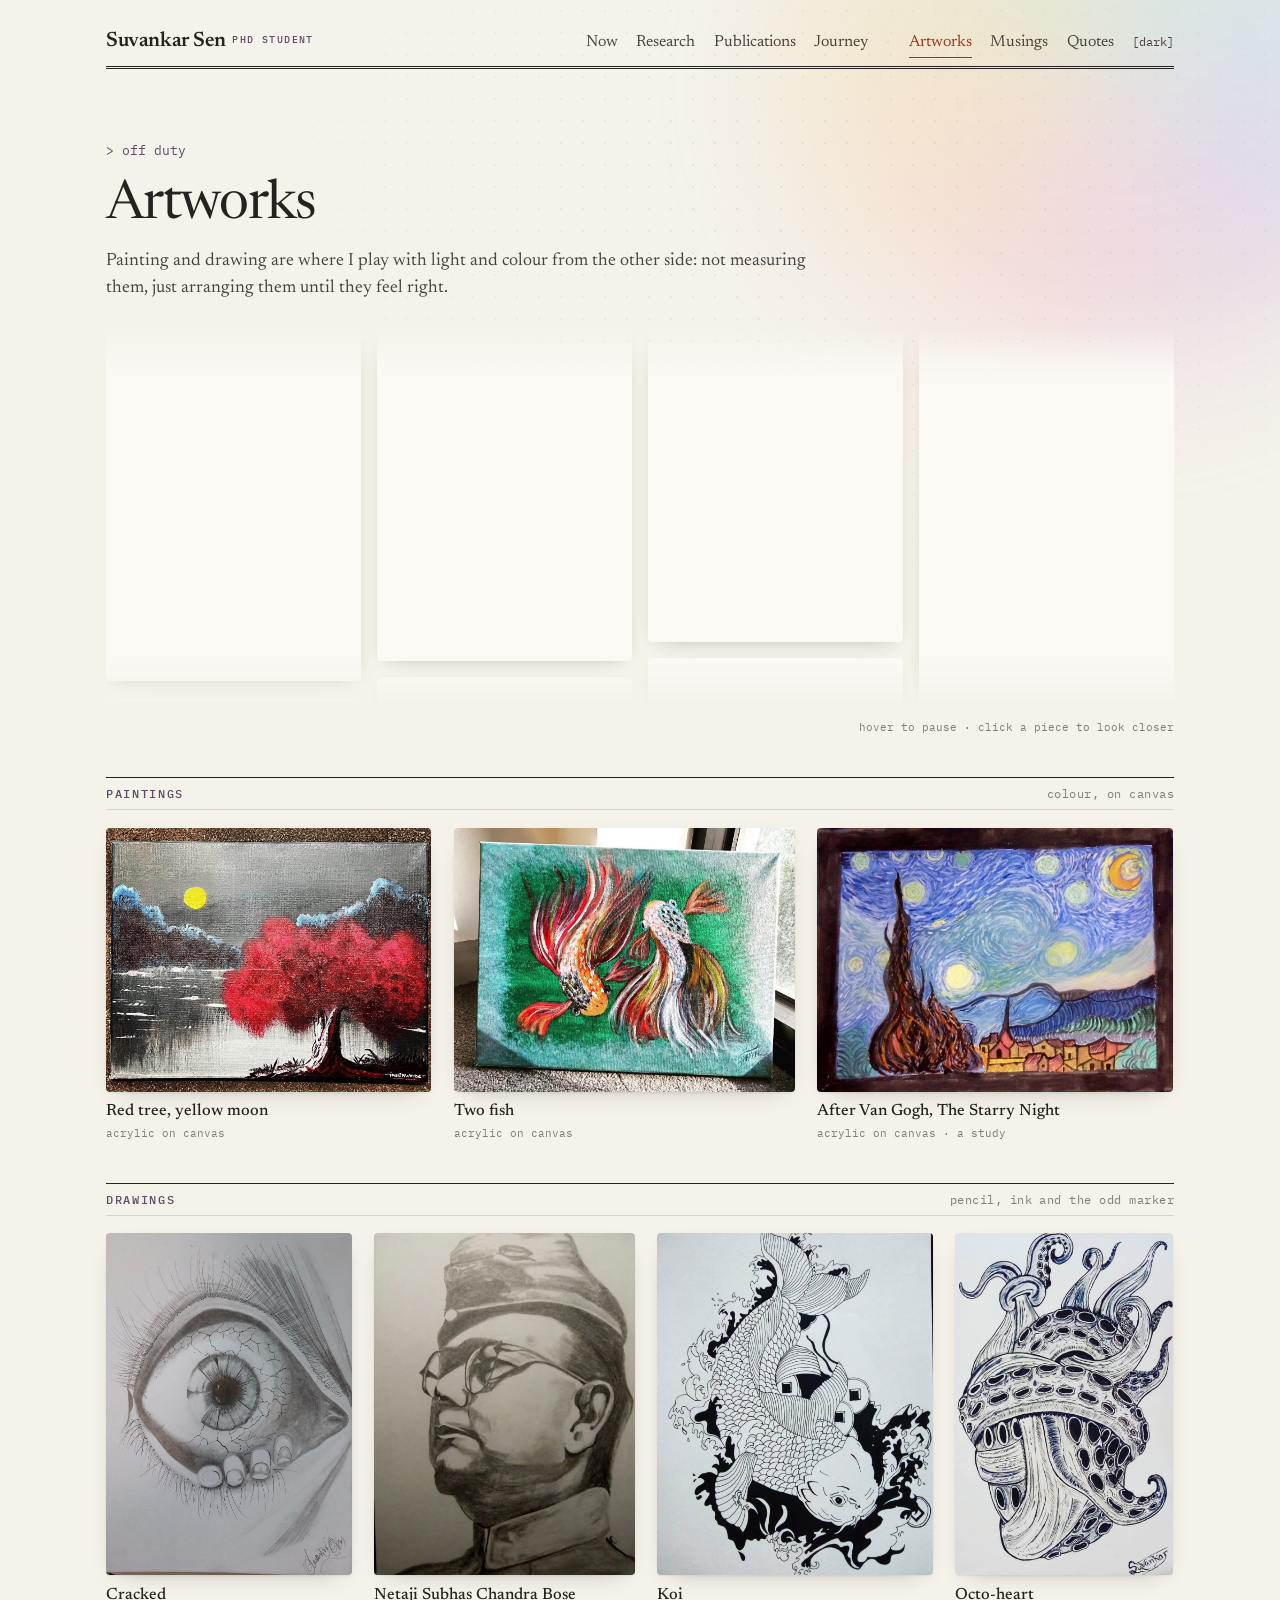
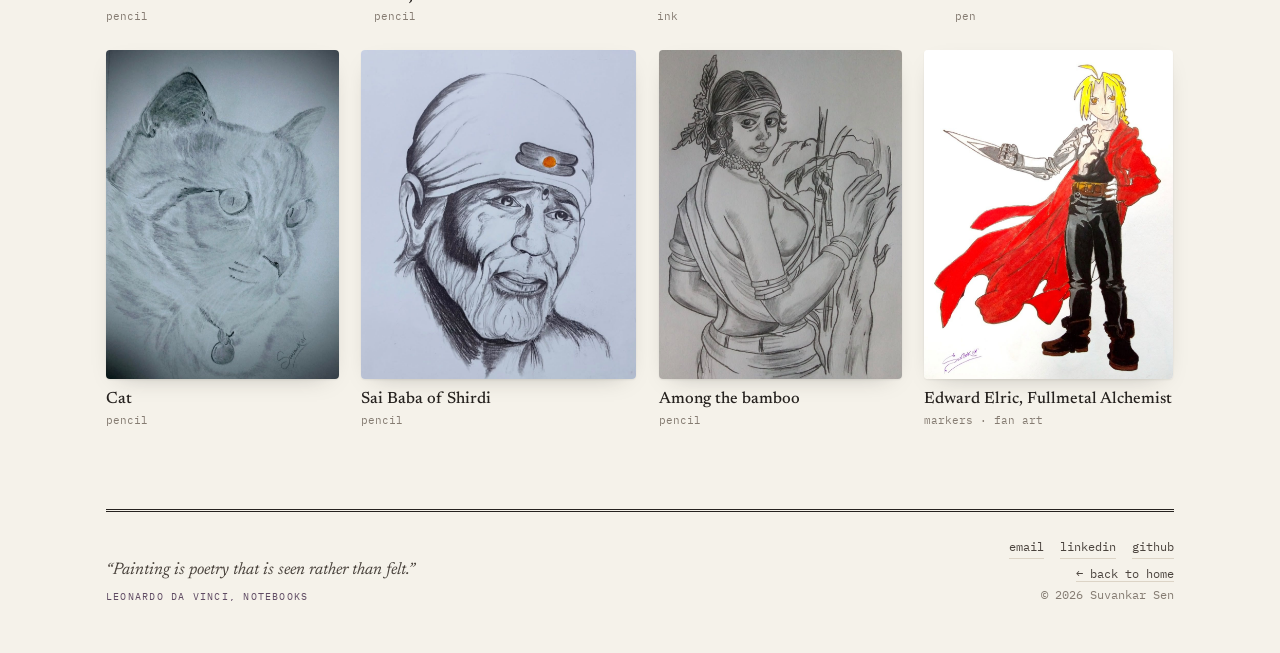
<file: artworks.html>
<!DOCTYPE html>
<html lang="en">
<head>
<meta charset="UTF-8">
<meta name="viewport" content="width=device-width, initial-scale=1.0">
<title>Artworks · Suvankar Sen</title>
<meta name="author" content="Suvankar Sen">
<meta name="description" content="Paintings and drawings by Suvankar Sen.">
<link rel="icon" href="data:image/svg+xml,%3Csvg xmlns='http://www.w3.org/2000/svg' viewBox='0 0 32 32'%3E%3Cellipse cx='16' cy='16' rx='13' ry='15' fill='%235f4b63'/%3E%3Ctext x='16' y='21.5' text-anchor='middle' font-family='Georgia,serif' font-size='16' fill='%23fbf9f4'%3ES%3C/text%3E%3C/svg%3E">
<link rel="preconnect" href="https://fonts.googleapis.com">
<link rel="preconnect" href="https://fonts.gstatic.com" crossorigin>
<link href="https://fonts.googleapis.com/css2?family=Newsreader:ital,opsz,wght@0,6..72,300;0,6..72,400;0,6..72,500;0,6..72,600;1,6..72,400;1,6..72,500&family=IBM+Plex+Mono:ital,wght@0,400;0,500;1,400&display=swap" rel="stylesheet">
<link rel="stylesheet" href="style.css">
</head>
<body>
<div class="bgwrap" aria-hidden="true"><span class="bg glow"></span></div>
<div class="page">

  <header class="running">
    <a class="brand" href="index.html">Suvankar Sen<span>PhD student</span></a>
    <nav aria-label="Site">
      <a href="index.html#now">Now</a>
      <a href="index.html#research">Research</a>
      <a href="index.html#publications">Publications</a>
      <a href="index.html#journey">Journey</a>
      <span class="sep" aria-hidden="true">·</span>
      <a href="artworks.html" aria-current="page">Artworks</a>
      <a href="musings.html">Musings</a>
      <a href="quotes.html">Quotes</a>
      <button id="theme" type="button" aria-label="Toggle dark mode">[dark]</button>
    </nav>
  </header>

  <main>
  <div class="page-head">
    <p class="kicker">&gt; off duty</p>
    <h1>Artworks</h1>
    <p>Painting and drawing are where I play with light and colour from the other side: not measuring them, just arranging them until they feel right.</p>
    <!-- To add a piece: put the image in images/art/, copy any <figure> below into the right
         gallery and edit it. Set --r to the image's width ÷ height, so the frame fits the
         picture; the rows rearrange themselves. data-tags joins it to the mind map. -->
  </div>

  <div class="drift" id="drift" aria-hidden="true"></div>
  <p class="drift-note" aria-hidden="true">hover to pause · click a piece to look closer</p>

  <section style="padding-top:1rem">
    <h2 class="gal-h">Paintings <span>colour, on canvas</span></h2>
    <div class="gallery paintings">
      <figure class="art" tabindex="0" style="--r:1.233" data-title="Red tree, yellow moon" data-meta="acrylic on canvas" data-tags="painting">
        <div class="pic"><img src="images/art/red-tree.jpg" alt="Red tree, yellow moon" width="1280" height="1038" loading="lazy"></div>
        <figcaption><div class="t">Red tree, yellow moon</div><div class="m">acrylic on canvas</div></figcaption>
      </figure>
      <figure class="art" tabindex="0" style="--r:1.295" data-title="Two fish" data-meta="acrylic on canvas" data-tags="painting">
        <div class="pic"><img src="images/art/two-fish.jpg" alt="Two fish" width="1216" height="939" loading="lazy"></div>
        <figcaption><div class="t">Two fish</div><div class="m">acrylic on canvas</div></figcaption>
      </figure>
      <figure class="art" tabindex="0" style="--r:1.35" data-title="After Van Gogh, The Starry Night" data-meta="acrylic on canvas · a study" data-tags="painting light">
        <div class="pic"><img src="images/art/starry-night.jpg" alt="After Van Gogh, The Starry Night" width="1272" height="942" loading="lazy"></div>
        <figcaption><div class="t">After Van Gogh, The Starry Night</div><div class="m">acrylic on canvas · a study</div></figcaption>
      </figure>
    </div>

    <h2 class="gal-h">Drawings <span>pencil, ink and the odd marker</span></h2>
    <div class="gallery drawings">
      <figure class="art" tabindex="0" style="--r:0.719" data-title="Cracked" data-meta="pencil" data-tags="drawing">
        <div class="pic"><img src="images/art/eye.jpg" alt="Cracked" width="920" height="1280" loading="lazy"></div>
        <figcaption><div class="t">Cracked</div><div class="m">pencil</div></figcaption>
      </figure>
      <figure class="art" tabindex="0" style="--r:0.762" data-title="Netaji Subhas Chandra Bose" data-meta="pencil" data-tags="drawing">
        <div class="pic"><img src="images/art/netaji.jpg" alt="Netaji Subhas Chandra Bose" width="976" height="1280" loading="lazy"></div>
        <figcaption><div class="t">Netaji Subhas Chandra Bose</div><div class="m">pencil</div></figcaption>
      </figure>
      <figure class="art" tabindex="0" style="--r:0.806" data-title="Koi" data-meta="ink" data-tags="drawing">
        <div class="pic"><img src="images/art/koi.jpg" alt="Koi" width="1032" height="1280" loading="lazy"></div>
        <figcaption><div class="t">Koi</div><div class="m">ink</div></figcaption>
      </figure>
      <figure class="art" tabindex="0" style="--r:0.639" data-title="Octo-heart" data-meta="pen" data-tags="drawing">
        <div class="pic"><img src="images/art/kraken.jpg" alt="Octo-heart" width="815" height="1276" loading="lazy"></div>
        <figcaption><div class="t">Octo-heart</div><div class="m">pen</div></figcaption>
      </figure>
      <figure class="art" tabindex="0" style="--r:0.708" data-title="Cat" data-meta="pencil" data-tags="drawing">
        <div class="pic"><img src="images/art/cat.jpg" alt="Cat" width="906" height="1280" loading="lazy"></div>
        <figcaption><div class="t">Cat</div><div class="m">pencil</div></figcaption>
      </figure>
      <figure class="art" tabindex="0" style="--r:0.836" data-title="Sai Baba of Shirdi" data-meta="pencil" data-tags="drawing">
        <div class="pic"><img src="images/art/sai-baba.jpg" alt="Sai Baba of Shirdi" width="1070" height="1280" loading="lazy"></div>
        <figcaption><div class="t">Sai Baba of Shirdi</div><div class="m">pencil</div></figcaption>
      </figure>
      <figure class="art" tabindex="0" style="--r:0.739" data-title="Among the bamboo" data-meta="pencil" data-tags="drawing">
        <div class="pic"><img src="images/art/bamboo.jpg" alt="Among the bamboo" width="946" height="1280" loading="lazy"></div>
        <figcaption><div class="t">Among the bamboo</div><div class="m">pencil</div></figcaption>
      </figure>
      <figure class="art" tabindex="0" style="--r:0.758" data-title="Edward Elric, Fullmetal Alchemist" data-meta="markers · fan art" data-tags="drawing anime">
        <div class="pic"><img src="images/art/edward.jpg" alt="Edward Elric, Fullmetal Alchemist" width="970" height="1280" loading="lazy"></div>
        <figcaption><div class="t">Edward Elric, Fullmetal Alchemist</div><div class="m">markers · fan art</div></figcaption>
      </figure>
    </div>
  </section>

  <div class="lightbox" id="lightbox" role="dialog" aria-modal="true" aria-label="Artwork">
    <button class="lb-nav prev" type="button" aria-label="Previous">&larr;</button>
    <figure><div class="big" id="lbPic"></div><figcaption id="lbCap"></figcaption></figure>
    <button class="lb-nav next" type="button" aria-label="Next">&rarr;</button>
  </div>
  </main>

  <footer>
    <blockquote>“Painting is poetry that is seen rather than felt.”<cite>Leonardo da Vinci, notebooks</cite></blockquote>
    <div class="fine">
      <div class="social">
        <a href="mailto:thesuvankarsen@gmail.com">email</a>
        <a href="https://www.linkedin.com/in/SuvankarSen" target="_blank" rel="noopener">linkedin</a>
        <a href="https://github.com/suvsen" target="_blank" rel="noopener">github</a>
      </div>
      <a href="index.html">← back to home</a><br>
      © <span id="yr">2026</span> Suvankar Sen
    </div>
  </footer>
</div>

<script src="site.js"></script>
<script>
(() => {
  const arts = Array.from(document.querySelectorAll(".art"));

  // Missing image? Keep its frame as a soft placeholder instead of a broken icon.
  arts.forEach(f => {
    const img = f.querySelector("img"); if (!img) return;
    const miss = () => f.classList.add("missing");
    if (img.complete && !img.naturalWidth) miss(); else img.addEventListener("error", miss);
  });

  // Justified rows: every piece keeps its own shape, each row shares one height.
  const lay = g => {
    const cs = getComputedStyle(g), W = g.clientWidth, gap = parseFloat(cs.columnGap) || 0;
    const t = parseFloat(cs.getPropertyValue("--h")) * parseFloat(getComputedStyle(document.documentElement).fontSize);
    const its = Array.from(g.querySelectorAll(".art")), R = its.map(f => parseFloat(f.style.getPropertyValue("--r")) || 1);
    const H = (a, b) => (W - gap * (b - a - 1)) / R.slice(a, b).reduce((s, r) => s + r, 0);
    let a = 0;
    while (a < its.length) {
      let b = a + 1;
      while (b < its.length && H(a, b + 1) >= t) b++;
      if (b < its.length && Math.abs(Math.log(H(a, b + 1) / t)) < Math.abs(Math.log(H(a, b) / t))) b++;
      let h = H(a, b); if (b === its.length && h > t * 1.35) h = t;
      for (let i = a; i < b; i++) its[i].style.width = (Math.floor(R[i] * h * 10) / 10 - .1) + "px";
      a = b;
    }
    g.classList.add("laid");
  };
  document.querySelectorAll(".gallery").forEach(g => { lay(g); new ResizeObserver(() => lay(g)).observe(g); });

  // Lightbox with previous / next.
  const lb = document.getElementById("lightbox"), pic = document.getElementById("lbPic"), cap = document.getElementById("lbCap");
  let cur = -1;
  const open = i => {
    cur = (i + arts.length) % arts.length; const f = arts[cur], img = f.querySelector("img");
    pic.innerHTML = ""; if (img) { const c = img.cloneNode(); c.removeAttribute("loading"); pic.appendChild(c); }
    cap.textContent = f.dataset.title + " · " + f.dataset.meta; lb.classList.add("show");
  };
  const close = () => { lb.classList.remove("show"); cur = -1; };
  // Drifting band: columns glide in opposite directions; built from the gallery, so it updates itself.
  const drift = document.getElementById("drift");
  const buildDrift = () => {
    const n = window.matchMedia("(max-width: 640px)").matches ? 2 : window.matchMedia("(max-width: 960px)").matches ? 3 : 4;
    if (drift.dataset.n === String(n)) return;
    drift.dataset.n = n; drift.innerHTML = "";
    const cols = Array.from({ length: n }, (_, c) => {
      const col = document.createElement("div"); col.className = "drift-col " + (c % 2 ? "up" : "down");
      const tr = document.createElement("div"); tr.className = "drift-track"; col.appendChild(tr); drift.appendChild(col); return tr;
    });
    // deal paintings and drawings round the columns, then tuck each painting between drawings
    const P = arts.filter(f => f.closest(".paintings")), D = arts.filter(f => !f.closest(".paintings"));
    const lists = cols.map(() => []);
    D.forEach((f, k) => lists[k % n].push(f));
    P.forEach((f, j) => { const L = lists[j % n]; L.splice(Math.min(L.length, 1 + 2 * Math.floor(j / n)), 0, f); });
    lists.forEach((L, c) => L.forEach(f => {
      const src = f.querySelector("img"); if (!src) return;
      const im = document.createElement("img"); im.src = src.getAttribute("src"); im.alt = ""; im.style.aspectRatio = f.style.getPropertyValue("--r");
      im.addEventListener("click", () => open(arts.indexOf(f)));
      cols[c].appendChild(im);
    }));
    cols.forEach((tr, c) => {
      Array.from(tr.children).forEach(im => { const d = im.cloneNode(); d.addEventListener("click", () => im.click()); tr.appendChild(d); });
      requestAnimationFrame(() => { tr.style.animationDuration = (tr.scrollHeight / 2 / (16 + c * 3)) + "s"; });
    });
  };
  buildDrift(); window.addEventListener("resize", buildDrift);

  arts.forEach((f, i) => {
    f.addEventListener("click", () => open(i));
    f.addEventListener("keydown", e => { if (e.key === "Enter" || e.key === " ") { e.preventDefault(); open(i); } });
  });
  lb.querySelector(".prev").addEventListener("click", e => { e.stopPropagation(); open(cur - 1); });
  lb.querySelector(".next").addEventListener("click", e => { e.stopPropagation(); open(cur + 1); });
  lb.addEventListener("click", close);
  document.addEventListener("keydown", e => {
    if (cur < 0) return;
    if (e.key === "Escape") close();
    else if (e.key === "ArrowLeft") open(cur - 1);
    else if (e.key === "ArrowRight") open(cur + 1);
  });
})();
</script>
</body>
</html>
</file>
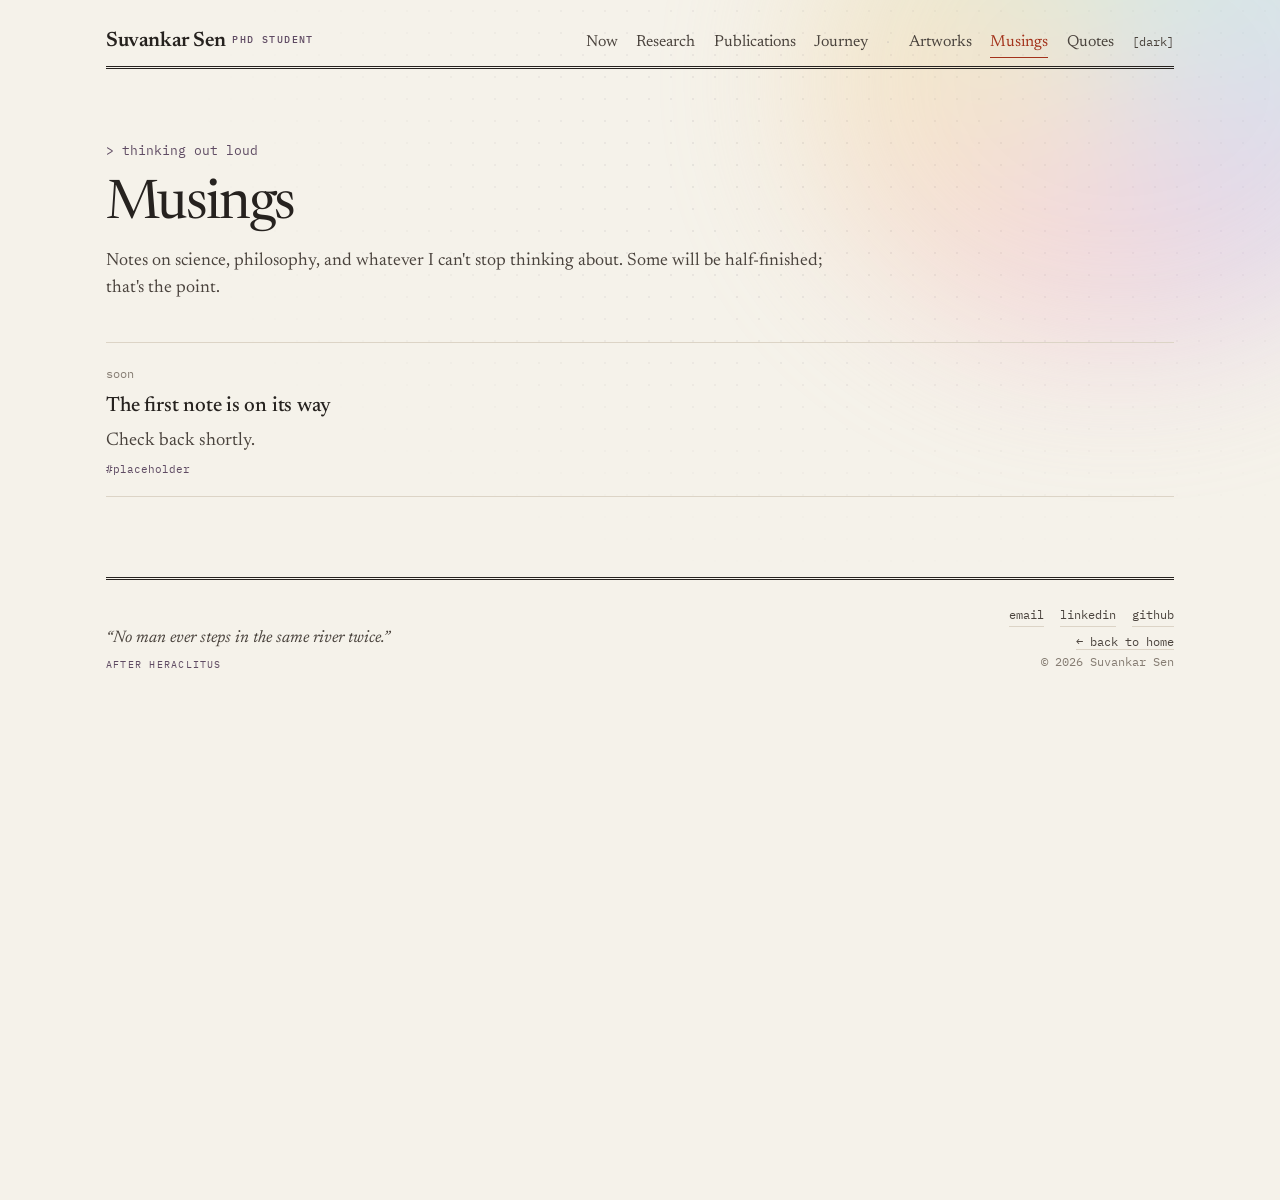
<file: musings.html>
<!DOCTYPE html>
<html lang="en">
<head>
<meta charset="UTF-8">
<meta name="viewport" content="width=device-width, initial-scale=1.0">
<title>Musings · Suvankar Sen</title>
<meta name="author" content="Suvankar Sen">
<meta name="description" content="Notes on science and philosophy by Suvankar Sen.">
<link rel="icon" href="data:image/svg+xml,%3Csvg xmlns='http://www.w3.org/2000/svg' viewBox='0 0 32 32'%3E%3Cellipse cx='16' cy='16' rx='13' ry='15' fill='%235f4b63'/%3E%3Ctext x='16' y='21.5' text-anchor='middle' font-family='Georgia,serif' font-size='16' fill='%23fbf9f4'%3ES%3C/text%3E%3C/svg%3E">
<link rel="preconnect" href="https://fonts.googleapis.com">
<link rel="preconnect" href="https://fonts.gstatic.com" crossorigin>
<link href="https://fonts.googleapis.com/css2?family=Newsreader:ital,opsz,wght@0,6..72,300;0,6..72,400;0,6..72,500;0,6..72,600;1,6..72,400;1,6..72,500&family=IBM+Plex+Mono:ital,wght@0,400;0,500;1,400&display=swap" rel="stylesheet">
<link rel="stylesheet" href="style.css">
</head>
<body>
<div class="bgwrap" aria-hidden="true"><span class="bg glow"></span></div>
<div class="page">

  <header class="running">
    <a class="brand" href="index.html">Suvankar Sen<span>PhD student</span></a>
    <nav aria-label="Site">
      <a href="index.html#now">Now</a>
      <a href="index.html#research">Research</a>
      <a href="index.html#publications">Publications</a>
      <a href="index.html#journey">Journey</a>
      <span class="sep" aria-hidden="true">·</span>
      <a href="artworks.html">Artworks</a>
      <a href="musings.html" aria-current="page">Musings</a>
      <a href="quotes.html">Quotes</a>
      <button id="theme" type="button" aria-label="Toggle dark mode">[dark]</button>
    </nav>
  </header>

  <main>
  <div class="page-head">
    <p class="kicker">&gt; thinking out loud</p>
    <h1>Musings</h1>
    <p>Notes on science, philosophy, and whatever I can't stop thinking about. Some will be half-finished; that's the point.</p>
  </div>

  <section style="padding-top:1rem">
    <ol class="musings">
      <!-- To add a musing, copy this block and edit it. Newest first.
           Hashtags connect the note to the mind map on the home page: a tag that
           matches an idea links to it, and a brand-new tag grows a new idea.
      <li>
        <span class="d">2026·11·02</span>
        <h3><a href="musings/my-first-note.html">Title of the note</a></h3>
        <p>One or two sentences that say what it's about.</p>
        <div class="tags">#philosophy #light</div>
      </li>
      -->
      <li data-placeholder>
        <span class="d">soon</span>
        <h3>The first note is on its way</h3>
        <p>Check back shortly.</p>
        <div class="tags">#placeholder</div>
      </li>
    </ol>
  </section>
  </main>

  <footer>
    <blockquote>“No man ever steps in the same river twice.”<cite>After Heraclitus</cite></blockquote>
    <div class="fine">
      <div class="social">
        <a href="mailto:thesuvankarsen@gmail.com">email</a>
        <a href="https://www.linkedin.com/in/SuvankarSen" target="_blank" rel="noopener">linkedin</a>
        <a href="https://github.com/suvsen" target="_blank" rel="noopener">github</a>
      </div>
      <a href="index.html">← back to home</a><br>
      © <span id="yr">2026</span> Suvankar Sen
    </div>
  </footer>
</div>

<script src="site.js"></script>
</body>
</html>
</file>
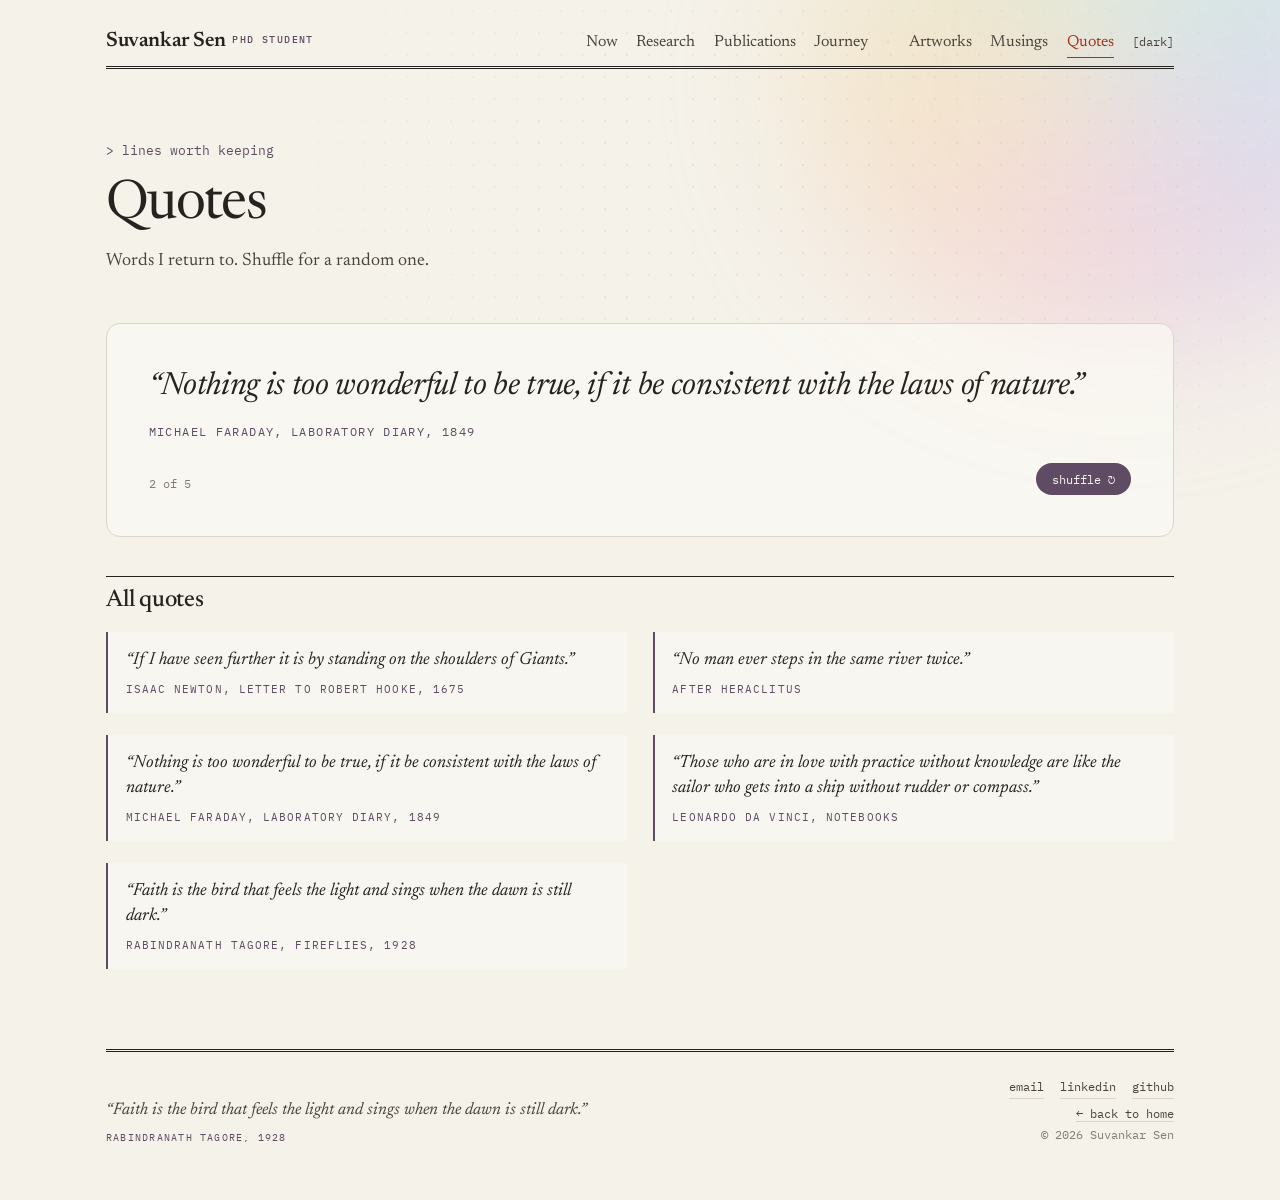
<file: quotes.html>
<!DOCTYPE html>
<html lang="en">
<head>
<meta charset="UTF-8">
<meta name="viewport" content="width=device-width, initial-scale=1.0">
<title>Quotes · Suvankar Sen</title>
<meta name="author" content="Suvankar Sen">
<meta name="description" content="Quotes collected by Suvankar Sen.">
<link rel="icon" href="data:image/svg+xml,%3Csvg xmlns='http://www.w3.org/2000/svg' viewBox='0 0 32 32'%3E%3Cellipse cx='16' cy='16' rx='13' ry='15' fill='%235f4b63'/%3E%3Ctext x='16' y='21.5' text-anchor='middle' font-family='Georgia,serif' font-size='16' fill='%23fbf9f4'%3ES%3C/text%3E%3C/svg%3E">
<link rel="preconnect" href="https://fonts.googleapis.com">
<link rel="preconnect" href="https://fonts.gstatic.com" crossorigin>
<link href="https://fonts.googleapis.com/css2?family=Newsreader:ital,opsz,wght@0,6..72,300;0,6..72,400;0,6..72,500;0,6..72,600;1,6..72,400;1,6..72,500&family=IBM+Plex+Mono:ital,wght@0,400;0,500;1,400&display=swap" rel="stylesheet">
<link rel="stylesheet" href="style.css">
</head>
<body>
<div class="bgwrap" aria-hidden="true"><span class="bg glow"></span></div>
<div class="page">

  <header class="running">
    <a class="brand" href="index.html">Suvankar Sen<span>PhD student</span></a>
    <nav aria-label="Site">
      <a href="index.html#now">Now</a>
      <a href="index.html#research">Research</a>
      <a href="index.html#publications">Publications</a>
      <a href="index.html#journey">Journey</a>
      <span class="sep" aria-hidden="true">·</span>
      <a href="artworks.html">Artworks</a>
      <a href="musings.html">Musings</a>
      <a href="quotes.html" aria-current="page">Quotes</a>
      <button id="theme" type="button" aria-label="Toggle dark mode">[dark]</button>
    </nav>
  </header>

  <main>
  <div class="page-head">
    <p class="kicker">&gt; lines worth keeping</p>
    <h1>Quotes</h1>
    <p>Words I return to. Shuffle for a random one.</p>
  </div>

  <section style="padding-top:.5rem">
    <div class="qfeature" aria-live="polite">
      <blockquote id="qText"></blockquote>
      <cite id="qWho"></cite>
      <div class="row"><span class="asof" id="qNum"></span><button type="button" id="qShuffle">shuffle ↻</button></div>
    </div>
    <h2>All quotes</h2>
    <div class="quotes" id="qList"></div>
  </section>
  </main>

  <footer>
    <blockquote>“Faith is the bird that feels the light and sings when the dawn is still dark.”<cite>Rabindranath Tagore, 1928</cite></blockquote>
    <div class="fine">
      <div class="social">
        <a href="mailto:thesuvankarsen@gmail.com">email</a>
        <a href="https://www.linkedin.com/in/SuvankarSen" target="_blank" rel="noopener">linkedin</a>
        <a href="https://github.com/suvsen" target="_blank" rel="noopener">github</a>
      </div>
      <a href="index.html">← back to home</a><br>
      © <span id="yr">2026</span> Suvankar Sen
    </div>
  </footer>
</div>

<script src="site.js"></script>
<!-- Edit this list to make it yours: ["quote", "who"]. The mind map reads it too. -->
<script type="application/json" id="quotes-data">
[
  ["If I have seen further it is by standing on the shoulders of Giants.", "Isaac Newton, letter to Robert Hooke, 1675"],
  ["Nothing is too wonderful to be true, if it be consistent with the laws of nature.", "Michael Faraday, laboratory diary, 1849"],
  ["Faith is the bird that feels the light and sings when the dawn is still dark.", "Rabindranath Tagore, Fireflies, 1928"],
  ["No man ever steps in the same river twice.", "After Heraclitus"],
  ["Those who are in love with practice without knowledge are like the sailor who gets into a ship without rudder or compass.", "Leonardo da Vinci, notebooks"]
]
</script>
<script>
(() => {
  const Q = JSON.parse(document.getElementById("quotes-data").textContent);
  const list = document.getElementById("qList");
  Q.forEach(([q, w]) => {
    const f = document.createElement("figure");
    f.innerHTML = "<blockquote></blockquote><figcaption></figcaption>";
    f.querySelector("blockquote").textContent = "“" + q + "”";
    f.querySelector("figcaption").textContent = w;
    list.appendChild(f);
  });
  const t = document.getElementById("qText"), w = document.getElementById("qWho"), num = document.getElementById("qNum");
  let i = -1;
  const show = () => {
    let j; do { j = Math.floor(Math.random() * Q.length); } while (Q.length > 1 && j === i);
    i = j; t.style.opacity = w.style.opacity = 0;
    setTimeout(() => { t.textContent = "“" + Q[i][0] + "”"; w.textContent = Q[i][1]; num.textContent = (i + 1) + " of " + Q.length; t.style.opacity = w.style.opacity = 1; }, 200);
  };
  document.getElementById("qShuffle").addEventListener("click", show);
  show();
})();
</script>
</body>
</html>
</file>
<file: style.css>
/* ==========================================================
   Suvankar Sen: shared styles for every page
   ========================================================== */

/* ---------- Tokens ---------- */
:root {
  --paper: #f5f2ea;
  --card: #fbf9f4;
  --ink: #26221f;
  --ink-2: #4a433d;
  --grey: #857c72;
  --hair: #dcd4c6;
  --rule: #26221f;
  --plum: #5f4b63;
  --rub: #a3321b;
  --dot: rgba(60, 50, 70, .10);
  --zone: rgba(95, 75, 99, .16);
  --glow-op: .42;
  --t-rose: #eedbd5; --t-sage: #dce5d7; --t-plum: #e7dfe8; --t-sand: #eee5ca;
  --b-plum: #cbbcc8;
  --shadow: rgba(196, 160, 205, .30);
  --serif: "Newsreader", "Iowan Old Style", Georgia, serif;
  --mono: "IBM Plex Mono", ui-monospace, Menlo, monospace;
}
@media (prefers-color-scheme: dark) {
  :root:not([data-theme="light"]) {
    --paper: #16141a; --card: #1e1b22; --ink: #ece6dc; --ink-2: #c6bdb2; --grey: #8d8479;
    --hair: #37313b; --rule: #ece6dc; --plum: #cdb2d2; --rub: #ef8a6a;
    --dot: rgba(220, 210, 235, .07); --zone: rgba(205, 178, 210, .16); --glow-op: .22;
    --t-rose: #33261f; --t-sage: #232b21; --t-plum: #2b2330; --t-sand: #2e291b; --b-plum: #4c3d50;
    --shadow: rgba(140, 100, 150, .25);
  }
}
:root[data-theme="dark"] {
  --paper: #16141a; --card: #1e1b22; --ink: #ece6dc; --ink-2: #c6bdb2; --grey: #8d8479;
  --hair: #37313b; --rule: #ece6dc; --plum: #cdb2d2; --rub: #ef8a6a;
  --dot: rgba(220, 210, 235, .07); --zone: rgba(205, 178, 210, .16); --glow-op: .22;
  --t-rose: #33261f; --t-sage: #232b21; --t-plum: #2b2330; --t-sand: #2e291b; --b-plum: #4c3d50;
  --shadow: rgba(140, 100, 150, .25);
}

/* ---------- Base ---------- */
* { box-sizing: border-box; margin: 0; padding: 0; }
html { scroll-behavior: smooth; scroll-padding-top: 24px; }
body {
  font-family: var(--serif); font-size: 1.15rem; line-height: 1.5;
  color: var(--ink); background: var(--paper);
  -webkit-font-smoothing: antialiased; font-feature-settings: "kern", "liga", "onum";
  counter-reset: sidenote; overflow-x: hidden;
  transition: background-color .25s, color .25s;
}
::selection { background: var(--rub); color: var(--paper); }
a { color: inherit; text-decoration: none; }
p a, li a, dd a, .sidenote a, .pub .t a, .card-note a {
  border-bottom: 1px solid var(--hair); transition: color .2s, border-color .2s;
}
p a:hover, li a:hover, dd a:hover, .sidenote a:hover, .pub .t a:hover, .card-note a:hover { color: var(--rub); border-bottom-color: var(--rub); }
.page { position: relative; overflow-x: clip; max-width: 1180px; margin: 0 auto; padding: 0 clamp(20px, 4.5vw, 56px) 3rem; }
.page { z-index: 1; }

/* ---------- Background: "structured light" ----------
   A faint metasurface lattice of dots, a Fresnel zone plate
   behind the portrait, and a slowly shifting thin-film glow. */
body::before {
  content: ""; position: fixed; inset: 0; z-index: 0; pointer-events: none;
  background-image: radial-gradient(var(--dot) 1px, transparent 1.4px);
  background-size: 22px 22px;
  -webkit-mask-image: radial-gradient(ellipse 75% 60% at 70% 20%, #000 0%, transparent 75%);
          mask-image: radial-gradient(ellipse 75% 60% at 70% 20%, #000 0%, transparent 75%);
}
.bgwrap { position: absolute; top: 0; left: 0; right: 0; height: 1200px; overflow: hidden; pointer-events: none; z-index: 0; }
.bg { position: absolute; pointer-events: none; }
.bg.glow {
  top: -200px; right: -160px; width: 640px; height: 560px; border-radius: 50%;
  background: conic-gradient(from 200deg, #f2b8c6, #f5d6a0, #bfe0c4, #a9d6e5, #c9b8ec, #f2b8c6);
  filter: blur(70px); opacity: var(--glow-op);
  animation: film 40s linear infinite;
}
@keyframes film { to { filter: blur(70px) hue-rotate(360deg); } }
.bg.zone { width: 760px; height: 760px; left: calc(50% - 860px); top: 60px; color: var(--zone); animation: breathe 18s ease-in-out infinite alternate; }
@keyframes breathe { to { transform: scale(1.04) rotate(3deg); } }

/* ---------- Header (Janu running head) ---------- */
.running {
  display: flex; justify-content: space-between; align-items: baseline; gap: .6rem 2rem; flex-wrap: wrap;
  padding: 1.6rem 0 .6rem; border-bottom: 3px double var(--rule); font-size: 1rem;
}
.brand { font-weight: 600; letter-spacing: -.02em; font-size: 1.3rem; white-space: nowrap; }
.brand span { font-family: var(--mono); font-size: .62rem; font-weight: 500; letter-spacing: .14em; color: var(--plum); margin-left: .4rem; text-transform: uppercase; vertical-align: .25em; }
.running nav { display: flex; gap: .4rem 1.15rem; flex-wrap: wrap; align-items: baseline; }
.running nav a { color: var(--ink-2); position: relative; }
.running nav a::after { content: ""; position: absolute; left: 0; right: 0; bottom: -4px; height: 1px; background: currentColor; transform: scaleX(0); transform-origin: 0 50%; transition: transform .18s; }
.running nav a:hover, .running nav a[aria-current="page"] { color: var(--rub); }
.running nav a:hover::after, .running nav a[aria-current="page"]::after { transform: scaleX(1); }
.running nav .sep { color: var(--hair); }
#theme { background: none; border: 0; cursor: pointer; color: var(--ink-2); font: inherit; font-family: var(--mono); font-size: .78rem; padding: 0; }
#theme:hover { color: var(--rub); }

/* ---------- Hero ---------- */
.hero {
  display: grid; grid-template-columns: minmax(280px, .9fr) minmax(360px, 1.1fr);
  gap: clamp(44px, 7vw, 104px); align-items: center; margin: clamp(48px, 7vw, 84px) 0 clamp(40px, 6vw, 72px);
}
.portrait { width: min(100%, 430px); position: relative; justify-self: center; }
.portrait .backdrop {
  position: absolute; top: -30px; right: -34px; width: 72%; height: 82%;
  border: 1px solid rgba(95,75,99,.38); border-radius: 49% 51% 43% 57% / 44% 45% 55% 56%; transform: rotate(8deg);
  animation: drift 14s ease-in-out infinite alternate;
}
@keyframes drift { to { transform: rotate(14deg) translate(-6px, 6px); border-radius: 55% 45% 50% 50% / 48% 40% 60% 52%; } }
.frame {
  position: relative; aspect-ratio: .81 / 1; overflow: hidden; background: var(--t-plum);
  border-radius: 48% 52% 44% 56% / 37% 42% 58% 63%;
  box-shadow: -14px 14px 0 var(--shadow), 0 26px 60px rgba(60,45,70,.16);
}
.frame img { position: absolute; inset: 0; width: 100%; height: 100%; object-fit: cover; object-position: 50% 28%; opacity: 0; transition: opacity 1.1s ease; }
.frame img.on { opacity: 1; }
.portrait figcaption { display: flex; justify-content: space-between; align-items: center; gap: 18px; padding: 16px 22px 0; }
.count { font-family: var(--mono); font-size: .66rem; letter-spacing: .12em; color: var(--plum); }
.dots { display: flex; gap: 7px; }
.dots button { width: 8px; height: 8px; border-radius: 50%; border: 1px solid var(--plum); background: transparent; cursor: pointer; padding: 0; opacity: .6; }
.dots button.on { background: var(--plum); opacity: 1; }

.hello { font-family: var(--mono); font-size: .92rem; color: var(--ink-2); margin-bottom: 1.3rem; min-height: 1.6em; }
.hello .prompt { color: var(--plum); }
.hello #typed { color: var(--ink); font-weight: 500; }
.caret { display: inline-block; width: .55em; height: 1.1em; background: var(--rub); vertical-align: -.2em; margin-left: 2px; animation: blink 1.05s steps(1) infinite; }
@keyframes blink { 50% { opacity: 0; } }
.hero h1 { font-family: "Fraunces", var(--serif); font-weight: 300; font-size: clamp(2.5rem, 5vw, 3.9rem); line-height: 1.02; letter-spacing: -.03em; font-variation-settings: "opsz" 144, "SOFT" 100, "WONK" 0; }
.hero h1 em { display: block; font-style: italic; font-weight: 400; letter-spacing: -.02em; color: var(--plum); font-variation-settings: "opsz" 144, "SOFT" 100, "WONK" 1; }
.topic {
  display: inline-flex; align-items: baseline; gap: .6rem; margin-top: 1.4rem;
  font-family: var(--mono); font-size: .74rem; color: var(--ink-2);
  border: 1px solid var(--hair); border-radius: 999px; padding: .35rem .85rem; background: color-mix(in srgb, var(--card) 70%, transparent);
}
.topic b { font-weight: 500; letter-spacing: .1em; text-transform: uppercase; font-size: .64rem; color: var(--plum); }
.lead { font-size: clamp(1.2rem, 1.9vw, 1.42rem); line-height: 1.4; margin-top: 1.1rem; text-wrap: pretty; }
.bio { font-size: 1.02rem; color: var(--ink-2); margin-top: 1rem; line-height: 1.6; max-width: 34em; text-wrap: pretty; }
.actions { display: flex; flex-wrap: wrap; align-items: center; gap: 14px 24px; margin-top: 1.7rem; font-family: var(--mono); font-size: .8rem; }
.btn { background: var(--plum); color: var(--paper); border: 1px solid var(--plum); padding: 10px 14px; display: inline-flex; gap: 10px; transition: transform .18s, background-color .18s; }
.btn:hover { background: var(--ink); border-color: var(--ink); transform: translateY(-2px); }
.actions .ul { border-bottom: 1px solid var(--ink-2); padding-bottom: 3px; }
.actions .ul:hover { color: var(--rub); border-color: var(--rub); }

/* ---------- Icon dock (reveals label on hover) ---------- */
.dock { display: flex; flex-wrap: wrap; gap: 10px; margin-top: 1.9rem; }
.dock a {
  display: inline-flex; align-items: center; height: 44px; padding: 0 11px; gap: 0;
  border: 1px solid var(--hair); border-radius: 999px; color: var(--ink-2);
  background: color-mix(in srgb, var(--card) 75%, transparent);
  transition: background-color .25s, color .25s, border-color .25s, gap .25s, padding .25s;
}
.dock svg { width: 20px; height: 20px; flex: none; }
.dock span { max-width: 0; overflow: hidden; white-space: nowrap; font-family: var(--mono); font-size: .74rem; transition: max-width .3s ease; }
.dock a:hover, .dock a:focus-visible { background: var(--plum); border-color: var(--plum); color: var(--paper); gap: 8px; padding: 0 16px 0 13px; }
.dock a:hover span, .dock a:focus-visible span { max-width: 10em; }
@media (hover: none) {
  .dock a { gap: 7px; padding: 0 14px 0 12px; }
  .dock span { max-width: 10em; }
}

/* ---------- Sections ---------- */
section { padding-top: clamp(2.6rem, 5vw, 3.8rem); }
h2 {
  display: flex; justify-content: space-between; align-items: baseline; gap: 1rem;
  font-weight: 500; font-size: 1.5rem; letter-spacing: -.01em; line-height: 1.2;
  border-top: 1px solid var(--rule); padding-top: .55rem; margin-bottom: 1.1rem;
}
h2 .more { font-family: var(--mono); font-size: .74rem; font-weight: 400; color: var(--grey); }
h2 .more a:hover, h2 .more button:hover { color: var(--rub); }
.col { width: 62%; container-type: inline-size; }
p { margin-bottom: 1rem; text-wrap: pretty; }
.asof { font-family: var(--mono); font-size: .74rem; color: var(--grey); margin-top: .6rem; }
.muted { color: var(--ink-2); }

/* sidenotes */
.sn-toggle { cursor: pointer; }
.sn-toggle::after { content: attr(data-n); font-family: var(--mono); font-size: .68em; color: var(--rub); vertical-align: super; line-height: 0; margin-left: .1em; }
.sn-check { display: none; }
.sidenote {
  float: right; clear: right; width: 52cqi; margin-right: -61cqi; margin-top: .2rem; margin-bottom: .8rem;
  font-size: .86rem; line-height: 1.45; color: var(--ink-2); position: relative; text-wrap: pretty;
}
.sidenote::before { content: attr(data-n); position: absolute; left: -1.4rem; top: .1rem; font-family: var(--mono); font-size: .7rem; color: var(--rub); }

/* definition lists */
dl.now > div, dl.threads > div { display: grid; grid-template-columns: 9rem 1fr; gap: 1rem; padding: .6rem 0; border-top: 1px solid var(--hair); }
dl.threads > div { grid-template-columns: 11rem 1fr; }
dl.now > div:last-of-type, dl.threads > div:last-of-type { border-bottom: 1px solid var(--hair); }
dl.now dt, dl.threads dt { font-variant: all-small-caps; letter-spacing: .06em; color: var(--ink-2); padding-top: .05rem; }
dl.now dd, dl.threads dd { font-size: 1.04rem; color: var(--ink-2); line-height: 1.5; }
dl.now dd b { color: var(--ink); font-weight: 500; }
dl.now dd { position: relative; }
dl.now dd .sidenote { position: absolute; float: none; top: 0; left: calc(100% + 9cqi); margin: 0; }

/* news */
ul.news { list-style: none; }
ul.news li { display: grid; grid-template-columns: 6rem 1fr; gap: 1rem; padding: .32rem 0; font-size: 1.04rem; line-height: 1.45; align-items: baseline; }
ul.news .d { font-family: var(--mono); font-size: .74rem; color: var(--grey); }
ul.news li.hidden { display: none; }
.show-more { font-family: var(--mono); font-size: .74rem; color: var(--grey); background: none; border: 0; cursor: pointer; margin-top: .4rem; padding: 0; }
.show-more:hover { color: var(--rub); }

/* research cards */
.grid { display: grid; grid-template-columns: repeat(3, minmax(0, 1fr)); gap: 1.6rem; margin: 1.4rem 0 .4rem; }
.thumb { aspect-ratio: 4 / 3; border: 1px solid var(--hair); overflow: hidden; border-radius: 4px; }
.thumb svg, .thumb img { width: 100%; height: 100%; display: block; object-fit: contain; }
.grid .cap { margin-top: .65rem; }
.grid .m { display: block; font-family: var(--mono); font-size: .7rem; color: var(--grey); margin-bottom: .25rem; }
.grid .t { font-size: 1.12rem; font-weight: 500; line-height: 1.3; }
.grid .s { display: block; font-size: .94rem; line-height: 1.45; color: var(--ink-2); margin-top: .2rem; }

/* ---------- Mind map ---------- */
.mm { position: relative; border: 1px solid var(--hair); border-radius: 14px; overflow: hidden; background: color-mix(in srgb, var(--card) 60%, transparent); }
.mm canvas { display: block; width: 100%; height: 520px; cursor: grab; touch-action: none; }
.mm canvas.dragging { cursor: grabbing; }
.mm-bar { display: flex; flex-wrap: wrap; gap: .6rem 1rem; align-items: center; justify-content: space-between; padding: .7rem .9rem; border-top: 1px solid var(--hair); font-family: var(--mono); font-size: .76rem; color: var(--grey); }
.mm-bar form { display: flex; gap: .5rem; flex: 1 1 260px; }
.mm-bar input { flex: 1; min-width: 0; font: inherit; color: var(--ink); background: var(--paper); border: 1px solid var(--hair); border-radius: 999px; padding: .45rem .8rem; }
.mm-bar input:focus { outline: 2px solid var(--plum); outline-offset: 1px; }
.mm-bar button { font: inherit; color: var(--ink-2); background: none; border: 1px solid var(--hair); border-radius: 999px; padding: .45rem .8rem; cursor: pointer; }
.mm-bar button:hover { color: var(--paper); background: var(--plum); border-color: var(--plum); }
.mm-legend { display: flex; gap: .9rem; flex-wrap: wrap; }
.mm-legend i { display: inline-block; width: 8px; height: 8px; border-radius: 50%; margin-right: .35rem; vertical-align: .05em; }
.card-note {
  position: absolute; left: 14px; top: 14px; max-width: min(330px, calc(100% - 28px));
  background: var(--card); border: 1px solid var(--hair); border-radius: 10px; padding: .75rem .9rem;
  font-size: .95rem; line-height: 1.45; color: var(--ink-2); box-shadow: 0 10px 30px rgba(40,30,50,.10);
  opacity: 0; transform: translateY(-4px); transition: opacity .2s, transform .2s; pointer-events: none;
}
.card-note.show { opacity: 1; transform: none; pointer-events: auto; }
.card-note b { display: block; color: var(--ink); font-weight: 500; font-size: 1.05rem; margin-bottom: .15rem; }
.card-note .k { font-family: var(--mono); font-size: .64rem; letter-spacing: .1em; text-transform: uppercase; color: var(--plum); }
.mm-hint { position: absolute; right: 14px; top: 12px; font-family: var(--mono); font-size: .68rem; color: var(--grey); pointer-events: none; }
.mm-status { position: absolute; right: 12px; top: 30px; font-family: var(--mono); font-size: .64rem; color: var(--grey); pointer-events: none; text-align: right; max-width: 60%; background: color-mix(in srgb, var(--card) 85%, transparent); padding: 1px 5px; border-radius: 3px; }
.mm-intro { font-size: 1rem; margin-bottom: 1.1rem; }
.card-note .cnt { display: block; font-family: var(--mono); font-size: .7rem; color: var(--grey); margin: .4rem 0 .15rem; }
.mm-legend .ring { width: 9px; height: 9px; border: 1.5px solid var(--rub); background: none; }
@media (max-width: 560px) { .mm-status { display: none; } }

/* ---------- Publications ---------- */
.pubs { list-style: none; border-top: 1px solid var(--hair); }
.pub { display: grid; grid-template-columns: 240px 1fr; gap: 1.6rem; padding: 1.2rem 0; border-bottom: 1px solid var(--hair); align-items: center; }
.pub.hidden { display: none; }
.media { position: relative; aspect-ratio: 16 / 10; border-radius: 6px; overflow: hidden; border: 1px solid var(--hair); }
.media svg, .media video, .media img { width: 100%; height: 100%; object-fit: cover; display: block; }
.media .tag { position: absolute; left: 8px; bottom: 7px; font-family: var(--mono); font-size: .6rem; letter-spacing: .08em; text-transform: uppercase; color: var(--ink-2); background: color-mix(in srgb, var(--paper) 82%, transparent); padding: 2px 6px; border-radius: 3px; }
.pub .t { font-size: 1.12rem; font-weight: 500; line-height: 1.32; }
.pub .au { font-size: .94rem; color: var(--ink-2); margin-top: .25rem; line-height: 1.45; }
.pub .au u { text-decoration-color: var(--plum); text-underline-offset: 3px; color: var(--ink); }
.pub .v { font-size: .94rem; margin-top: .1rem; }
.pub .v em { color: var(--ink); }
.award { display: inline-block; margin-top: .3rem; color: var(--rub); font-size: .92rem; font-weight: 500; }
.status { display: inline-block; font-family: var(--mono); font-size: .66rem; letter-spacing: .06em; text-transform: uppercase; color: var(--plum); border: 1px solid var(--b-plum); background: var(--t-plum); padding: 1px 6px; border-radius: 3px; margin-left: .3rem; vertical-align: .15em; }
.pub .lk { font-family: var(--mono); font-size: .74rem; color: var(--grey); margin-top: .4rem; }
.pub .lk a { color: var(--ink-2); border-bottom: 1px solid var(--hair); }
.pub .lk a:hover { color: var(--rub); border-bottom-color: var(--rub); }
.pub .desc { font-size: .98rem; color: var(--ink-2); margin: .45rem 0 0; line-height: 1.5; }
.pub .kw { list-style: none; display: flex; flex-wrap: wrap; gap: .35rem; margin: .6rem 0 0; padding: 0; }
.pub .kw li { font-family: var(--mono); font-size: .64rem; letter-spacing: .03em; color: var(--plum); background: var(--t-plum); border: 1px solid var(--b-plum); border-radius: 999px; padding: 1px 8px; }
.media:has(img) { background: #fff; }
.media > a { display: block; height: 100%; }
.toggle { display: inline-flex; gap: .3rem; }
.toggle button { background: none; border: 0; font: inherit; color: var(--grey); cursor: pointer; padding: 0; }
.toggle button[aria-pressed="true"] { color: var(--ink); border-bottom: 1px solid var(--ink); }

/* plain lists */
ul.plain { list-style: none; border-top: 1px solid var(--hair); }
ul.plain li { display: grid; grid-template-columns: 7.5rem 1fr; gap: 1rem; padding: .6rem 0; border-bottom: 1px solid var(--hair); font-size: 1.04rem; line-height: 1.45; align-items: baseline; }
ul.plain .d { font-family: var(--mono); font-size: .74rem; color: var(--grey); }
ul.plain .w { display: block; color: var(--ink-2); font-size: .95rem; }
ul.plain .n { display: block; color: var(--grey); font-size: .9rem; margin-top: .1rem; }
ul.plain .n.in { display: inline; }

/* ---------- Sub-pages ---------- */
.page-head { margin: clamp(44px, 6vw, 72px) 0 1.5rem; max-width: 40em; }
.page-head .kicker { font-family: var(--mono); font-size: .8rem; color: var(--plum); }
.page-head h1 { font-weight: 400; font-size: clamp(2.4rem, 5vw, 3.4rem); letter-spacing: -.03em; line-height: 1.05; margin: .4rem 0 .9rem; }
.page-head p { color: var(--ink-2); font-size: 1.12rem; }
.note-box { font-family: var(--mono); font-size: .76rem; color: var(--grey); border: 1px dashed var(--hair); border-radius: 8px; padding: .7rem .9rem; margin: 1rem 0 0; }

.drift { display: flex; gap: 1rem; height: 24rem; overflow: hidden; margin-top: 1.4rem; border-radius: 6px;
  -webkit-mask-image: linear-gradient(transparent, #000 14%, #000 86%, transparent); mask-image: linear-gradient(transparent, #000 14%, #000 86%, transparent); }
.drift-col { flex: 1; min-width: 0; }
.drift-track { animation: drift-up 60s linear infinite; will-change: transform; }
.drift-col.down .drift-track { animation-name: drift-down; }
.drift:hover .drift-track { animation-play-state: paused; }
.drift img { display: block; width: 100%; height: auto; margin-bottom: 1rem; border-radius: 4px; cursor: zoom-in; background: var(--card); box-shadow: 0 6px 20px -12px rgba(38,34,31,.4); transition: filter .3s; }
.drift:hover img:not(:hover) { filter: saturate(.6) brightness(.97); }
@keyframes drift-up { from { transform: translateY(0); } to { transform: translateY(-50%); } }
@keyframes drift-down { from { transform: translateY(-50%); } to { transform: translateY(0); } }
@media (prefers-reduced-motion: reduce) { .drift-track { animation: none; } }
.drift-note { font-family: var(--mono); font-size: .68rem; color: var(--grey); margin-top: .6rem; text-align: right; }
@media (max-width: 640px) { .drift { height: 20rem; gap: .8rem; } .drift img { margin-bottom: .8rem; } .drift-note { display: none; } }
.gal-h { display: flex; flex-wrap: wrap; align-items: baseline; gap: .3rem .9rem; margin: 2.6rem 0 1.1rem; padding-bottom: .5rem; border-bottom: 1px solid var(--hair); font-family: var(--mono); font-size: .74rem; font-weight: 500; letter-spacing: .14em; text-transform: uppercase; color: var(--plum); }
.gal-h:first-child { margin-top: .6rem; }
.gal-h span { font-weight: 400; letter-spacing: .04em; text-transform: none; color: var(--grey); }
/* Justified rows: JS sets each width; without JS, flex-grow in proportion to shape does nearly the same. */
.gallery { --h: 20rem; display: flex; flex-wrap: wrap; align-items: flex-start; gap: 1.6rem 1.4rem; }
.gallery.paintings { --h: 16rem; }
.gallery .art { flex: var(--r) 1 calc(var(--r) * var(--h)); min-width: 0; margin: 0; }
.gallery.laid .art { flex: none; }
.art { cursor: zoom-in; }
.art .pic { aspect-ratio: var(--r, 4 / 5); border-radius: 4px; overflow: hidden; background: var(--card); box-shadow: 0 1px 2px rgba(38,34,31,.08), 0 8px 24px -14px rgba(38,34,31,.35); }
.art .pic img { width: 100%; height: 100%; object-fit: cover; display: block; transition: transform .5s ease; }
.art:hover .pic img, .art:focus-visible .pic img { transform: scale(1.025); }
.art.missing .pic { background: repeating-linear-gradient(135deg, var(--card) 0 10px, color-mix(in srgb, var(--hair) 45%, var(--card)) 10px 11px); }
.art.missing .pic img { visibility: hidden; }
.art .t { font-size: 1.02rem; font-weight: 500; margin-top: .6rem; line-height: 1.3; }
.art .m { font-family: var(--mono); font-size: .68rem; color: var(--grey); margin-top: .15rem; }
.lightbox { position: fixed; inset: 0; z-index: 50; display: none; place-items: center; grid-template-columns: auto 1fr auto; gap: 1rem; background: rgba(15,12,18,.88); padding: 3vw; cursor: zoom-out; }
.lightbox.show { display: grid; }
.lightbox figure { margin: 0; color: #eee; text-align: center; justify-self: center; }
.lightbox .big img { display: block; max-width: min(1100px, 80vw); max-height: 82vh; width: auto; height: auto; margin: 0 auto; border-radius: 4px; }
.lb-nav { background: none; border: 1px solid rgba(255,255,255,.3); color: #eee; width: 42px; height: 42px; border-radius: 50%; font-size: 1.1rem; cursor: pointer; transition: background-color .2s; }
.lb-nav:hover { background: rgba(255,255,255,.12); }
.lightbox figcaption { font-family: var(--mono); font-size: .8rem; margin-top: .8rem; }

.musings { list-style: none; border-top: 1px solid var(--hair); }
.musings li { padding: 1.1rem 0; border-bottom: 1px solid var(--hair); }
.musings .d { font-family: var(--mono); font-size: .74rem; color: var(--grey); }
.musings h3 { font-weight: 500; font-size: 1.3rem; letter-spacing: -.01em; margin: .2rem 0 .3rem; }
.musings p { color: var(--ink-2); margin: 0; }
.musings .tags { font-family: var(--mono); font-size: .7rem; color: var(--plum); margin-top: .4rem; }

.qfeature { margin: 1rem 0 2.4rem; padding: clamp(1.4rem, 4vw, 2.6rem); border: 1px solid var(--hair); border-radius: 14px; background: color-mix(in srgb, var(--card) 70%, transparent); min-height: 13rem; display: flex; flex-direction: column; justify-content: center; }
.qfeature blockquote { font-style: italic; font-size: clamp(1.4rem, 3vw, 2rem); line-height: 1.3; letter-spacing: -.01em; transition: opacity .35s; }
.qfeature cite { display: block; font-family: var(--mono); font-style: normal; font-size: .72rem; letter-spacing: .12em; text-transform: uppercase; color: var(--plum); margin-top: 1rem; transition: opacity .35s; }
.qfeature .row { display: flex; justify-content: space-between; align-items: center; margin-top: 1.4rem; gap: 1rem; flex-wrap: wrap; }
.qfeature button { font-family: var(--mono); font-size: .78rem; background: var(--plum); color: var(--paper); border: 0; border-radius: 999px; padding: .5rem 1rem; cursor: pointer; }
.qfeature button:hover { background: var(--ink); }
.quotes { columns: 2 280px; column-gap: 1.6rem; }
.quotes figure { break-inside: avoid; margin: 0 0 1.4rem; padding: 1rem 1.1rem; border-left: 2px solid var(--plum); background: color-mix(in srgb, var(--card) 60%, transparent); }
.quotes blockquote { font-style: italic; font-size: 1.1rem; line-height: 1.4; }
.quotes figcaption { font-family: var(--mono); font-size: .68rem; letter-spacing: .1em; text-transform: uppercase; color: var(--plum); margin-top: .5rem; }

/* ---------- Footer ---------- */
footer { display: flex; justify-content: space-between; align-items: flex-end; gap: 2rem; flex-wrap: wrap; margin-top: clamp(3.5rem, 7vw, 5rem); padding-top: 1.6rem; border-top: 3px double var(--rule); }
footer blockquote { font-style: italic; font-size: 1.05rem; color: var(--ink-2); max-width: 30em; line-height: 1.45; }
footer cite { display: block; font-family: var(--mono); font-style: normal; font-size: .64rem; letter-spacing: .12em; text-transform: uppercase; color: var(--plum); margin-top: .5rem; }
.fine { font-family: var(--mono); font-size: .72rem; color: var(--grey); text-align: right; line-height: 1.8; }
.fine a { border-bottom: 1px solid var(--hair); color: var(--ink-2); }
.fine a:hover { color: var(--rub); border-bottom-color: var(--rub); }
.social { display: flex; gap: .4rem 1rem; justify-content: flex-end; flex-wrap: wrap; margin-bottom: .3rem; }

/* reveal on scroll */
.reveal { opacity: 0; transform: translateY(8px); transition: opacity .6s ease, transform .6s ease; }
.reveal.in { opacity: 1; transform: none; }

/* ---------- Responsive ---------- */
@media (max-width: 960px) {
  .col { width: 100%; }
  dl.now dd .sidenote { position: static; }
  .sidenote { display: none; float: none; width: 100%; margin: .5rem 0 .8rem; padding: .6rem .8rem; border-left: 2px solid var(--rub); background: var(--card); }
  .sidenote::before { display: none; }
  .sn-check:checked + .sidenote { display: block; }
}
@media (max-width: 800px) {
  .hero { grid-template-columns: 1fr; gap: 40px; margin-top: 40px; }
  .portrait { width: min(80vw, 360px); }
  .grid { grid-template-columns: 1fr 1fr; }
  .pub { grid-template-columns: 1fr; gap: .9rem; }
  .media { max-width: 420px; }
  .bg.zone { left: -260px; top: 40px; width: 640px; height: 640px; }
  .mm canvas { height: 440px; }
}
@media (max-width: 560px) {
  body { font-size: 1.08rem; }
  .running nav { gap: .3rem .9rem; font-size: .95rem; }
  .grid { grid-template-columns: 1fr; }
  .thumb { aspect-ratio: 16 / 9; }
  .media { aspect-ratio: 16 / 8; }
  .gallery { --h: 13rem; gap: 1.2rem .9rem; }
  .gallery.paintings { --h: 14rem; }
  .lightbox { grid-template-columns: 1fr; padding: 4vw; }
  .lb-nav { display: none; }
  .lightbox .big img { max-width: 92vw; }
  dl.now > div, dl.threads > div, ul.plain li, ul.news li { grid-template-columns: 1fr; gap: .15rem; }
  footer { flex-direction: column; align-items: flex-start; }
  .fine { text-align: left; }
  .social { justify-content: flex-start; }
  .mm canvas { height: 560px; }
}
@media (prefers-reduced-motion: reduce) {
  *, *::before, *::after { animation: none !important; transition: none !important; }
  .reveal { opacity: 1; transform: none; }
  html { scroll-behavior: auto; }
}
</file>
